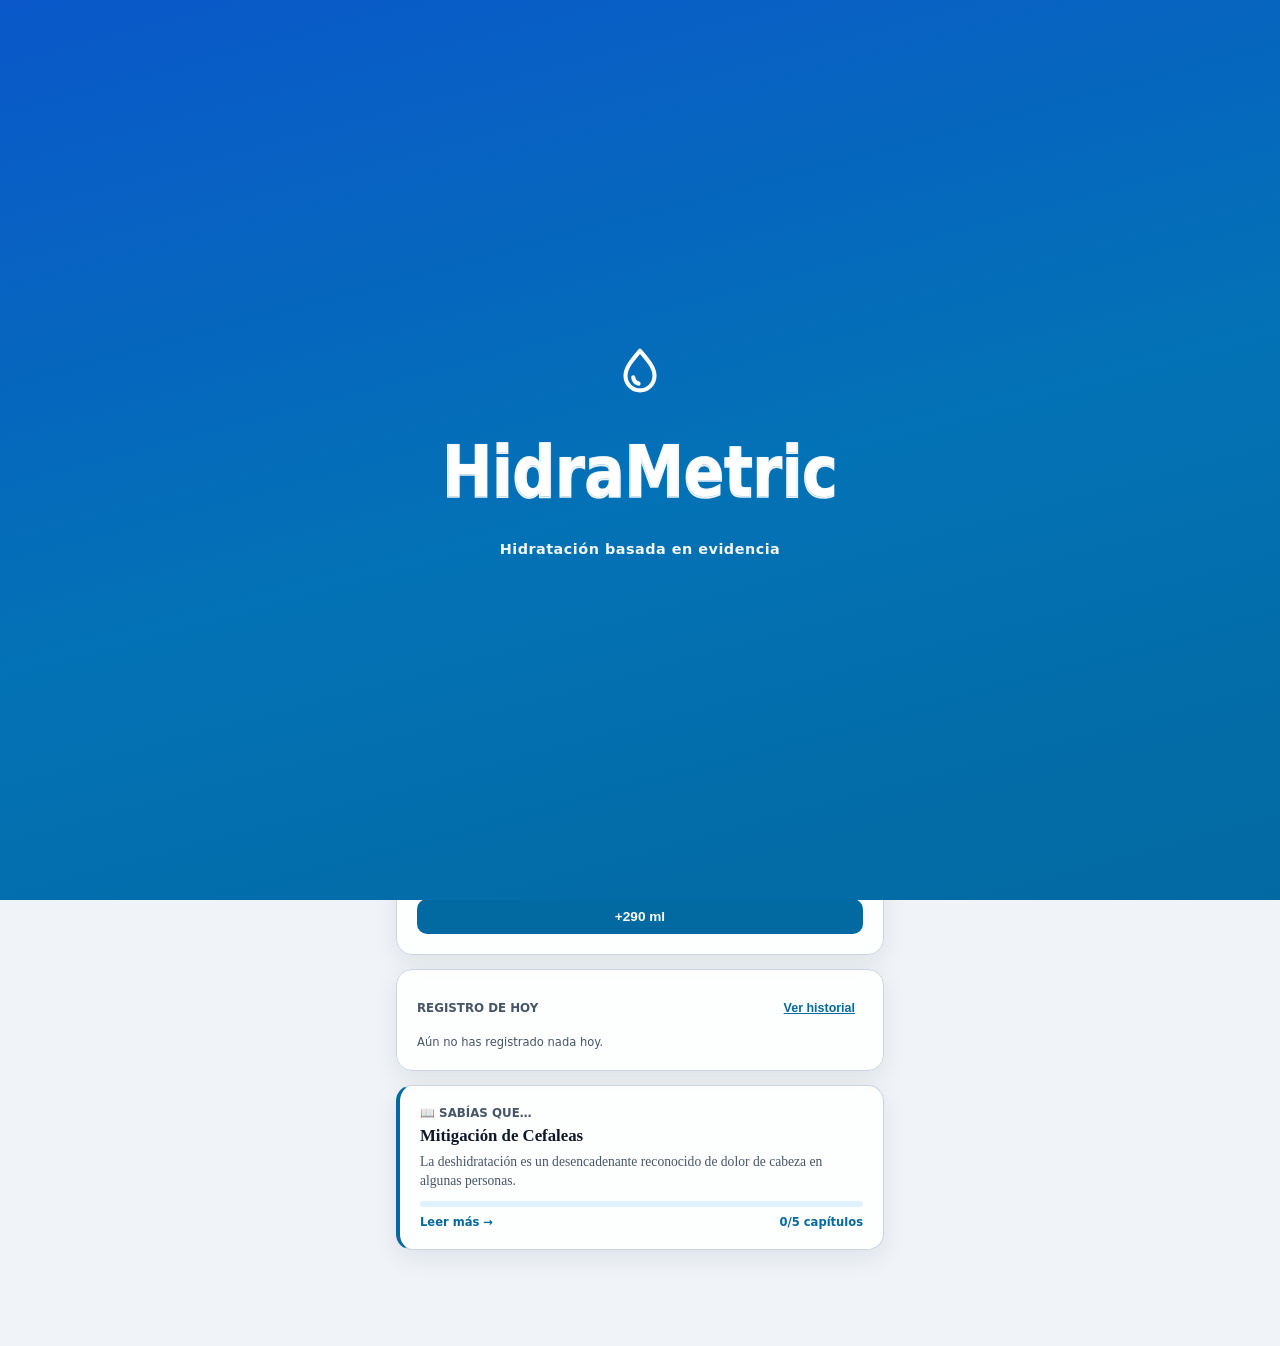
<file: index.html>
<!DOCTYPE html>
<html lang="es" data-theme="light">
<head>
<meta charset="UTF-8">
<meta name="viewport" content="width=device-width,initial-scale=1,viewport-fit=cover">
<meta name="description" content="Planificador de hidratación basado en evidencia (EFSA, Mifflin–St Jeor)">
<meta name="theme-color" content="#0284c7">
<script src="js/tema.js"></script>
<link rel="manifest" href="manifest.webmanifest">
<link rel="icon" href="icons/icon.svg" type="image/svg+xml">
<link rel="apple-touch-icon" href="icons/icon-192.png">
<meta name="mobile-web-app-capable" content="yes">
<meta name="apple-mobile-web-app-capable" content="yes">
<meta name="apple-mobile-web-app-title" content="HidraMetric">
<title>HidraMetric · Planificador de hidratación basado en evidencia</title>
<link rel="stylesheet" href="css/styles.css">
</head>
<body>
<div class="splash" id="splash" aria-hidden="true"><div class="sp-in">
<svg class="sp-drop" viewBox="0 0 24 24"><use href="#i-drop"/></svg>
<svg class="sp-name" viewBox="0 0 340 90"><defs><clipPath id="spc"><text x="170" y="66" text-anchor="middle" textLength="320" lengthAdjust="spacingAndGlyphs" font-size="58" font-weight="800" font-family="system-ui,-apple-system,Segoe UI,Roboto,sans-serif">HidraMetric</text></clipPath></defs>
<text class="ol" x="170" y="66" text-anchor="middle" textLength="320" lengthAdjust="spacingAndGlyphs" font-size="58" font-weight="800" font-family="system-ui,-apple-system,Segoe UI,Roboto,sans-serif">HidraMetric</text>
<g clip-path="url(#spc)"><g class="sp-agua"><g class="sp-o2"><path d="M-160 8 Q-140 0 -120 8 T-80 8 T-40 8 T0 8 T40 8 T80 8 T120 8 T160 8 T200 8 T240 8 T280 8 T320 8 T360 8 T400 8 T440 8 T480 8 V130 H-160Z" fill="rgba(255,255,255,.55)"/></g><g class="sp-o1"><path d="M-160 6 Q-140 14 -120 6 T-80 6 T-40 6 T0 6 T40 6 T80 6 T120 6 T160 6 T200 6 T240 6 T280 6 T320 6 T360 6 T400 6 T440 6 T480 6 V130 H-160Z" fill="#fff"/></g></g></g></svg>
<p class="sp-tag">Hidratación basada en evidencia</p></div></div>

<svg class="sprite" width="0" height="0" aria-hidden="true"><defs>
<symbol id="i-menu" viewBox="0 0 24 24"><path d="M4 7h16M4 12h16M4 17h16"/></symbol>
<symbol id="i-moon" viewBox="0 0 24 24"><path d="M20.5 14.2A8.5 8.5 0 0 1 9.8 3.5a8.5 8.5 0 1 0 10.7 10.7z"/></symbol>
<symbol id="i-sun" viewBox="0 0 24 24"><circle cx="12" cy="12" r="4"/><path d="M12 2.5v2M12 19.5v2M2.5 12h2M19.5 12h2M5.3 5.3l1.4 1.4M17.3 17.3l1.4 1.4M5.3 18.7l1.4-1.4M17.3 6.7l1.4-1.4"/></symbol>
<symbol id="i-drop" viewBox="0 0 24 24"><path d="M12 3.2c3.2 3.8 6 6.9 6 10.4a6 6 0 0 1-12 0c0-3.5 2.8-6.6 6-10.4z"/><path d="M9.2 14.2a3 3 0 0 0 2.2 2.6"/></symbol>
<symbol id="i-glass" viewBox="0 0 24 24"><path d="M6.5 3.5h11l-1.4 15.2a2 2 0 0 1-2 1.8H9.9a2 2 0 0 1-2-1.8z"/><path d="M7.2 10.5c1.7-1 3.3 1 5 0s3.3-1 4.6 0"/></symbol>
<symbol id="i-coffee" viewBox="0 0 24 24"><path d="M4.5 9h11v5a5 5 0 0 1-5 5h-1a5 5 0 0 1-5-5z"/><path d="M15.5 10.5h1.2a2.4 2.4 0 0 1 0 4.8h-1.2"/><path d="M8 3.5c0 1 1 1.3 1 2.3M12 3.5c0 1 1 1.3 1 2.3"/></symbol>
<symbol id="i-undo" viewBox="0 0 24 24"><path d="M9 7 4.5 11.5 9 16"/><path d="M5 11.5h9a4.5 4.5 0 0 1 0 9h-3"/></symbol>
<symbol id="i-reset" viewBox="0 0 24 24"><path d="M4 12a8 8 0 0 1 13.7-5.6L20 8.5"/><path d="M20 4v4.5h-4.5"/><path d="M20 12a8 8 0 0 1-13.7 5.6L4 15.5"/><path d="M4 20v-4.5h4.5"/></symbol>
<symbol id="i-home" viewBox="0 0 24 24"><path d="M3.5 11 12 3.8l8.5 7.2"/><path d="M5.5 9.8V20h4.3v-5.5h4.4V20h4.3V9.8"/></symbol>
<symbol id="i-cal" viewBox="0 0 24 24"><rect x="3.5" y="5" width="17" height="15.5" rx="3"/><path d="M3.5 10h17M8 3v4M16 3v4M8 14.5h2M12 14.5h2"/></symbol>
<symbol id="i-alarm" viewBox="0 0 24 24"><circle cx="12" cy="13" r="7.5"/><path d="M12 9v4.2l2.6 1.6M4.5 4.5l-2 2M19.5 4.5l2 2"/></symbol>
<symbol id="i-user" viewBox="0 0 24 24"><circle cx="12" cy="8" r="4"/><path d="M4.5 20.5c.6-4 3.7-6.2 7.5-6.2s6.9 2.2 7.5 6.2"/></symbol>
<symbol id="i-share" viewBox="0 0 24 24"><path d="M12 15V3.5M8 7.5l4-4 4 4"/><path d="M5 12v6.5A2 2 0 0 0 7 20.5h10a2 2 0 0 0 2-2V12"/></symbol>
<symbol id="i-flame" viewBox="0 0 24 24"><path d="M12 3c.5 3.5 4.5 5.5 4.5 10a4.5 4.5 0 0 1-9 0c0-1.8.8-3 1.8-4 .2 1.2.9 1.8 1.6 2 .3-3-.3-5 1.1-8z"/></symbol>
<symbol id="i-book" viewBox="0 0 24 24"><path d="M12 6.5C10.5 5 8 4.5 4.5 4.5v13c3.5 0 6 .5 7.5 2 1.5-1.5 4-2 7.5-2v-13c-3.5 0-6 .5-7.5 2z"/><path d="M12 6.5v13"/></symbol>
<symbol id="i-flask" viewBox="0 0 24 24"><path d="M9.5 3.5h5M10.5 3.5v5.8L5 18.5a1.8 1.8 0 0 0 1.6 2.7h10.8A1.8 1.8 0 0 0 19 18.5l-5.5-9.2V3.5"/><path d="M7.5 15h9"/></symbol>
<symbol id="i-info" viewBox="0 0 24 24"><circle cx="12" cy="12" r="8.5"/><path d="M12 11v5.2M12 7.8v.1"/></symbol>
<symbol id="i-install" viewBox="0 0 24 24"><path d="M12 4v11M8 11l4 4 4-4M5 19.5h14"/></symbol>
<symbol id="i-ruler" viewBox="0 0 24 24"><rect x="2.5" y="8" width="19" height="8" rx="1.8"/><path d="M6.5 8v3M10.5 8v4.5M14.5 8v3M18 8v4.5"/></symbol>
<symbol id="i-chev-l" viewBox="0 0 24 24"><path d="M14.5 6 8.5 12l6 6"/></symbol>
<symbol id="i-chev-r" viewBox="0 0 24 24"><path d="m9.5 6 6 6-6 6"/></symbol>
<symbol id="i-chart" viewBox="0 0 24 24"><path d="M5 20v-8M12 20V5M19 20v-11"/><path d="M3 20.5h18"/></symbol>
</defs></svg>
<header class="top"><button class="ico" id="menuBtn" aria-label="Menú"><svg class="ic" aria-hidden="true"><use href="#i-menu"/></svg></button><h1>HidraMetric</h1><div class="clock" id="clockBox"><span id="clock">--:--:--</span><button class="wx" id="wx" aria-label="Clima">Ver clima</button></div><button class="ico" id="themeBtn" aria-label="Cambiar tema"><svg class="ic" aria-hidden="true"><use href="#i-moon"/></svg></button></header>
<div id="drawer"><div class="pn"><div class="dwh"><span class="av sm" id="dwAv"></span><div><h3>HidraMetric</h3><small id="dwNom"></small></div></div>
<button class="di" data-go="home"><svg class="ic" aria-hidden="true"><use href="#i-home"/></svg> Inicio</button><button class="di" data-go="tomas"><svg class="ic" aria-hidden="true"><use href="#i-cal"/></svg> Plan de tomas</button><button class="di" data-go="alarmas"><svg class="ic" aria-hidden="true"><use href="#i-alarm"/></svg> Alarmas y horarios</button><button class="di" data-go="perfil"><svg class="ic" aria-hidden="true"><use href="#i-user"/></svg> Perfil y requerimiento</button><button class="di" data-go="calorias"><svg class="ic" aria-hidden="true"><use href="#i-flame"/></svg> Calorías y gasto</button><button class="di" data-go="historial"><svg class="ic" aria-hidden="true"><use href="#i-chart"/></svg> Historial</button><button class="di" data-go="medidas"><svg class="ic" aria-hidden="true"><use href="#i-ruler"/></svg> Guía de medidas</button><button class="di" data-go="libro"><svg class="ic" aria-hidden="true"><use href="#i-book"/></svg> Beneficios de hidratarte <span class="nw" id="nwDot" hidden>NUEVO</span></button><button class="di" data-go="base"><svg class="ic" aria-hidden="true"><use href="#i-flask"/></svg> Base científica</button><button class="di" data-share><svg class="ic" aria-hidden="true"><use href="#i-share"/></svg> Compartir app</button><button class="di" id="installBtn" hidden><svg class="ic" aria-hidden="true"><use href="#i-install"/></svg> Instalar app</button><button class="di" data-go="acerca"><svg class="ic" aria-hidden="true"><use href="#i-info"/></svg> Acerca de</button></div><div class="sc" id="scrim"></div></div>
<main class="app"><section id="v-home"><div class="hi"><button class="av" id="hiAv" data-go="perfil" aria-label="Abrir perfil"></button><div><div class="hi1" id="hi1">Hola</div><div class="hi2" id="hi2"></div></div></div><div class="abar" role="toolbar" aria-label="Registrar consumo"><button data-add="250"><i><svg class="ic" aria-hidden="true"><use href="#i-drop"/></svg></i>+250 ml</button><button data-add="300"><i><svg class="ic" aria-hidden="true"><use href="#i-glass"/></svg></i>+300 ml</button><button id="customBtn"><i><svg class="ic" aria-hidden="true"><use href="#i-coffee"/></svg></i>Bebidas</button><button id="undoBtn"><i><svg class="ic" aria-hidden="true"><use href="#i-undo"/></svg></i>Deshacer</button><button id="resetBtn" class="rs"><i><svg class="ic" aria-hidden="true"><use href="#i-reset"/></svg></i>Reiniciar</button></div>
<div class="banner" id="banner" role="alert"><span id="bannerTxt"></span><button class="btn o" style="padding:4px 8px;font-size:.75rem" id="moreBtn">Saber más</button></div><section class="card hero"><div class="hb">
<svg id="bottle" viewBox="0 0 360 310" role="img" aria-label="Botella que se llena con tu consumo de agua">
<defs><linearGradient id="wg" x1="0" y1="0" x2="0" y2="1"><stop id="s1" offset="0" stop-color="#ffffff"/><stop id="s2" offset="1" stop-color="#e0f2fe"/></linearGradient><clipPath id="bc"><path d="M162 30H198V44C198 56 226 64 230 96V258Q230 284 204 284H156Q130 284 130 258V96C134 64 162 56 162 44Z"/></clipPath></defs>
<path d="M162 30H198V44C198 56 226 64 230 96V258Q230 284 204 284H156Q130 284 130 258V96C134 64 162 56 162 44Z" fill="rgba(255,255,255,.14)"/>
<g clip-path="url(#bc)"><g id="wv" style="transform:translateY(284px);transition:transform .9s cubic-bezier(.4,0,.2,1)"><g class="w2"><path d="M-60 8Q-45 0-30 8T0 8T30 8T60 8T90 8T120 8T150 8T180 8T210 8T240 8T270 8V330H-60Z" fill="url(#wg)" opacity=".55"/></g><g class="w1"><path d="M-60 6Q-45 14-30 6T0 6T30 6T60 6T90 6T120 6T150 6T180 6T210 6T240 6T270 6V330H-60Z" fill="url(#wg)"/></g></g></g>
<path d="M162 30H198V44C198 56 226 64 230 96V258Q230 284 204 284H156Q130 284 130 258V96C134 64 162 56 162 44Z" fill="none" stroke="#fff" stroke-width="5" stroke-linejoin="round"/>
<rect x="160" y="6" width="40" height="22" rx="5" fill="#fff"/>
<g id="mkL" style="transform:translateY(284px);transition:transform .9s cubic-bezier(.4,0,.2,1)"><line x1="8" y1="0" x2="128" y2="0" stroke="#fff" stroke-opacity=".85"/><text id="mkLv" x="8" y="-8" fill="#fff" font-size="26" font-weight="700">0 ml</text><text x="8" y="18" fill="#fff" fill-opacity=".92" font-size="15.5" letter-spacing=".5">CONSUMIDO</text></g>
<g id="mkR" style="transform:translateY(284px);transition:transform .9s cubic-bezier(.4,0,.2,1)"><line x1="232" y1="0" x2="352" y2="0" stroke="#fff" stroke-opacity=".85"/><text id="mkRv" x="352" y="-8" text-anchor="end" fill="#fff" font-size="26" font-weight="700">0 ml</text><text id="mkRt" x="352" y="18" text-anchor="end" fill="#fff" fill-opacity=".92" font-size="15.5" letter-spacing=".5">META --:--</text></g>
</svg>
<div class="pct" id="pct">0 %</div><div class="vol" id="vol">0 ml</div><div class="exc" id="exc"></div><div class="msg" id="msg"></div></div>
<div class="stats"><div><small>Faltan</small><span><b id="stLeft">–</b> ml</span></div><div><small>Meta</small><span><b id="stGoal">–</b> ml</span></div></div></section>

<section class="card ahora" id="ahora"><h4>Ahora</h4><div id="ahoraBox"></div></section>
<section class="card ahora" id="hoyCard"><div class="hh2"><h4>Registro de hoy</h4><button class="lnk" data-go="historial">Ver historial</button></div><div id="hoyList"></div></section>
<section class="card teaser" id="teaser" hidden></section></section><section id="v-tomas" hidden><h2 class="vt">Plan de tomas</h2><div class="card"><div class="tl" id="tl"></div>
 <p class="note">Las tomas reparten la meta de forma uniforme durante las horas de vigilia. Una toma se marca como cumplida cuando el acumulado alcanza lo previsto hasta ese momento.</p></div></section><section id="v-alarmas" hidden><h2 class="vt">Alarmas y horarios</h2><div class="card">
 <p class="note" id="cnote" hidden>Estás usando un plan personalizado: si cambias tu perfil, la meta se actualiza pero tus tomas no. Pulsa «Restablecer automático» para recalcularlas.</p>
 <div id="edRows" class="tl"></div>
 <div class="btns" style="margin-top:12px"><button class="btn o" id="addSlot">+ Toma</button><button class="btn o" id="autoSlots">Restablecer automático</button></div>
 <div class="fg" style="margin-top:14px"><label style="display:flex;gap:8px;align-items:center;text-transform:none;font-size:.8rem"><input type="checkbox" id="alOn" style="width:auto"> Alarma con la app abierta (sonido, vibración y aviso)</label></div>
 <button class="btn" style="width:100%;margin-top:12px" id="icsBtn">Exportar alarmas al calendario (.ics)</button>
 <p class="note">La alarma en la app solo suena con la página abierta. Para alarmas con el teléfono bloqueado, exporta el .ics e impórtalo en tu calendario (se repite a diario). Si cambias horarios, borra los eventos anteriores y vuelve a exportar. Cada toma tiene su casilla para activar o desactivar su alarma.</p>
</div>
<div class="card" style="margin-top:14px"><h2>Consejos de hidratación</h2>
<div class="fg"><label for="tipFreq">Frecuencia</label><select id="tipFreq"><option value="0">Desactivados</option><option value="3">Pocos (3 al día)</option><option value="99">Uno entre cada toma</option></select></div>
<p class="note">Mensajes breves y variados entre tus tomas, solo dentro de tu horario de despertar y dormir y nunca después de la última toma. Con la app abierta aparecen como aviso discreto; en segundo plano, como notificación si diste permiso. Un mismo consejo no se repite hasta haber visto los demás.</p>
<label style="display:flex;gap:8px;align-items:center;margin-top:12px;text-transform:none;font-size:.8rem"><input type="checkbox" id="icsTips" style="width:auto" checked> Incluir consejos en el .ics (14 días; vuelve a exportar para renovarlos)</label>
<div class="btns" style="margin-top:12px"><button class="btn o" id="tipTest">Probar un consejo</button></div></div>

<div class="card" style="margin-top:14px"><h2>Sonidos de logro</h2>
<label style="display:flex;gap:8px;align-items:center;text-transform:none;font-size:.82rem"><input type="checkbox" id="sndOn" style="width:auto"> Sonar al registrar la primera toma del día y al cumplir la meta</label>
<div class="btns" style="margin-top:12px;justify-content:flex-start"><button class="btn o" id="sndTest">Escuchar</button></div>
<p class="note">Son sonidos breves generados por la propia app, una vez al día cada uno. Siguen el volumen multimedia del teléfono.</p></div>
</section><section id="v-perfil" hidden><h2 class="vt">Perfil y requerimiento</h2>
<div class="card" style="margin-bottom:14px"><div class="idb"><button class="av" id="avBtn" aria-label="Cambiar foto"></button><div class="fg" style="flex:1"><label for="nombre">Nombre o seudónimo</label><input id="nombre" type="text" maxlength="24" autocomplete="nickname" placeholder="¿Cómo quieres que te llamemos?"></div></div>
<div class="avs" id="avList"></div>
<div class="btns" style="justify-content:flex-start"><button class="btn o" id="fotoBtn">📷 Subir foto</button><button class="btn o" id="fotoRm" hidden>Quitar foto</button></div><input type="file" id="fotoIn" accept="image/*" hidden>
<p class="note">Tu nombre, avatar y foto se guardan solo en este dispositivo y aparecen en la pantalla principal.</p></div>
<div class="card" style="margin-bottom:14px"><h2>Apariencia</h2>
<div class="seg" id="temaSeg" role="radiogroup" aria-label="Tema de la app"><button role="radio" aria-checked="true" data-tema="auto">Automático</button><button role="radio" aria-checked="false" data-tema="claro">Claro</button><button role="radio" aria-checked="false" data-tema="oscuro">Oscuro</button></div>
<p class="note" id="temaInfo" style="margin:12px 0 0"></p></div><div class="card">
 <div class="g2">
  <div class="fg"><label for="sexo">Sexo biológico</label><select id="sexo"><option value="h">Hombre</option><option value="m">Mujer</option></select></div>
  <div class="fg"><label for="edad">Edad (años)</label><input id="edad" type="number" value="30" min="18" max="100"></div>
  <div class="fg"><label for="estatura">Estatura (cm)</label><input id="estatura" type="number" value="175" min="120" max="230"></div>
  <div class="fg"><label for="peso">Peso (kg)</label><input id="peso" type="number" value="94" min="30" max="250" step=".1"></div>
  <div class="fg full"><label for="act">Nivel de actividad</label><select id="act"><option value="1.2">Sedentario (×1.2)</option><option value="1.375">Ligero, 1–3 d/sem (×1.375)</option><option value="1.55" selected>Moderado, 3–5 d/sem (×1.55)</option><option value="1.725">Intenso, 6–7 d/sem (×1.725)</option></select></div>
  <div class="fg"><label for="clima">Ambiente</label><select id="clima"><option value="0">Templado</option><option value="500">Cálido / calor (+500 ml)</option></select></div>
  <div class="fg"><label for="estado">Condición</label><select id="estado"><option value="0">Ninguna</option><option value="300">Embarazo (+300 ml)</option><option value="700">Lactancia (+700 ml)</option></select></div>
  <div class="fg"><label for="desp">Hora de despertar</label><input id="desp" type="number" value="7" min="0" max="12"></div>
  <div class="fg"><label for="dorm">Hora de dormir</label><input id="dorm" type="number" value="23" min="16" max="24"></div>
 </div>
 <div class="err-msg" id="err"></div>
 <div class="mp">
  <div><h4>BMR</h4><p id="bmr">–</p></div>
  <div><h4>TDEE</h4><p id="tdee">–</p></div>
  <div><h4>Meta bebida</h4><p id="meta">–</p></div>
 </div>
 <p class="note" id="desglose"></p>
</div></section><section id="v-calorias" hidden><h2 class="vt">Calorías y gasto</h2><div class="card cal"><div id="calBox"></div><p class="note">Información orientativa; no es una prescripción dietética ni sustituye el consejo de un profesional de la salud.</p></div></section><section id="v-base" hidden><h2 class="vt">Base científica</h2><div class="card">
 <ul class="src">
  <li><b>Meta de agua total:</b> ingesta adecuada EFSA 2010 de 2,0 L/día (mujeres) y 2,5 L/día (hombres), que incluye el agua de los alimentos; la app asume ~20 % por alimentos y ~80 % por bebidas. Se toma el mayor entre ese valor y 1 ml por kcal de gasto energético (criterio clásico NRC 1989). <a style="color:var(--neon)" href="https://www.efsa.europa.eu/en/press/news/nda100326" target="_blank" rel="noopener">EFSA</a></li>
  <li><b>BMR:</b> ecuación de Mifflin–St Jeor (Am J Clin Nutr 1990;51:241-7): 10·peso + 6,25·estatura − 5·edad + 5 (hombres) o − 161 (mujeres).</li>
  <li><b>TDEE:</b> BMR × factor de actividad (1,2 a 1,725), estimación convencional.</li>
  <li><b>Embarazo/lactancia:</b> +300 ml / +700 ml (valores EFSA 2010).</li>
  <li><b>Ritmo máximo:</b> la capacidad renal de excretar agua es de orientativamente 0,8–1 L/h; beber más rápido eleva el riesgo de hiponatremia (consenso de hiponatremia asociada al ejercicio, Clin J Sport Med 2015).</li>
  <li><b>Calor (+500 ml):</b> estimación prudente; la necesidad real varía mucho entre personas.</li>
 <li><b>Otras bebidas:</b> los valores de EFSA son de agua total (bebidas de todo tipo y humedad de los alimentos, ≈20 % del total). Por eso café, té, jugo, leche y demás bebidas sin alcohol suman el 100 % de su volumen. En el estudio de Maughan et al. (Am J Clin Nutr 2016), café, té y otras bebidas habituales no se diferenciaron del agua en la orina producida (ensayo en hombres jóvenes, un litro por toma). El alcohol se registra pero no suma, y la sopa se registra como alimento.</li>
  </ul>
 <p class="note">Herramienta informativa para adultos sanos de 18 años o más. No sustituye el consejo médico; con enfermedad renal, cardíaca, hepática o tratamientos que alteren el equilibrio de líquidos, siga las indicaciones de su médico.</p>
</div></section><section id="v-libro" hidden><div id="libroBox"></div></section>
<section id="v-historial" hidden><h2 class="vt">Historial</h2><div id="historialBox"></div></section>
<section id="v-medidas" hidden><div id="medidasBox"></div></section>
<section id="v-acerca" hidden><h2 class="vt">Acerca de</h2><div class="card"><p class="note" style="font-size:.9rem"><b>HidraMetric</b> · v1.8.0<br><br>Planificador de hidratación que calcula tu meta diaria con referencias de EFSA y la ecuación de Mifflin–St Jeor, reparte las tomas durante el día y te avisa con alarmas. Tus datos se guardan solo en este dispositivo.<br><br>Herramienta informativa; no sustituye el consejo médico.</p></div>
<div class="card" style="margin-top:14px"><h2>Tus datos</h2>
<p class="note" id="stInfo" style="margin:0 0 12px">Leyendo el almacenamiento…</p>
<div class="btns" style="justify-content:flex-start"><button class="btn o" id="stExp">Exportar copia (.json)</button><button class="btn o" id="stImp">Importar copia</button></div><input type="file" id="stIn" accept="application/json,.json" hidden>
<p class="note">El historial se guarda solo en este dispositivo: tomas de los últimos 90 días, resumen diario de 24 meses y resumen mensual sin límite. Si cambias de teléfono o borras los datos del navegador, exporta antes una copia.</p></div>
</section></main>
<noscript><p style="padding:16px">HidraMetric necesita JavaScript.</p></noscript>
<div class="sheet" id="sheet"><div class="sp" role="dialog" aria-modal="true" aria-label="Registrar bebida">
<div class="sh-top"><h3>Registrar bebida</h3><button class="ico" id="shX" aria-label="Cerrar">✕</button></div>
<div class="sh-amt"><b id="shAmt">250</b> ml</div><div class="sh-sub" id="shSub">Agua</div>
<div class="chips" id="shTipos"></div><div class="sh-note" id="shNote" hidden></div>
<div class="sh-when"><span>Hoy a las</span><input type="time" id="shTime"></div>
<div class="sh-q"><button data-q="150">150</button><button data-q="250">250</button><button data-q="330">330</button><button data-q="500">500</button></div>
<div style="text-align:center;margin:-2px 0 8px"><button class="lnk" data-go="medidas">¿Cuánto es un vaso? Guía de medidas</button></div>
<div class="pad"><button data-k="1">1</button><button data-k="2">2</button><button data-k="3">3</button><button data-k="4">4</button><button data-k="5">5</button><button data-k="6">6</button><button data-k="7">7</button><button data-k="8">8</button><button data-k="9">9</button><button data-k="00">00</button><button data-k="0">0</button><button data-k="<" aria-label="Borrar">⌫</button></div>
<div class="err-msg" id="shErr"></div><button class="btn" id="shAdd" style="width:100%;margin-top:12px">Añadir</button></div></div>
<div class="toast" id="toast" hidden role="status"></div>
<nav class="bot"><button data-go="home" class="act"><i><svg class="ic" aria-hidden="true"><use href="#i-home"/></svg></i>Home</button><button data-go="tomas"><i><svg class="ic" aria-hidden="true"><use href="#i-cal"/></svg></i>Tomas</button><button data-go="alarmas"><i><svg class="ic" aria-hidden="true"><use href="#i-alarm"/></svg></i>Alarmas</button><button data-go="perfil"><i><svg class="ic" aria-hidden="true"><use href="#i-user"/></svg></i>Perfil</button><button data-share><i><svg class="ic" aria-hidden="true"><use href="#i-share"/></svg></i>Compartir</button></nav>
<div class="ov" id="ov"><div class="mc" role="dialog" aria-modal="true"><h3 id="mt"></h3><div id="mb"></div><button class="btn" style="width:100%" id="mx">Entendido</button></div></div>

<script src="js/intro.js" defer></script>
<script src="js/sonido.js" defer></script>
<script src="js/almacen.js" defer></script>
<script src="js/app.js" defer></script>
<script src="js/libro.js" defer></script>
<script src="js/avisos.js" defer></script>
<script src="js/bebidas.js" defer></script>
<script src="js/identidad.js" defer></script>
<script src="js/clima.js" defer></script>
<script src="js/medidas.js" defer></script>
<script src="js/historial.js" defer></script>
<script src="js/datos.js" defer></script>
</body>
</html>
</file>
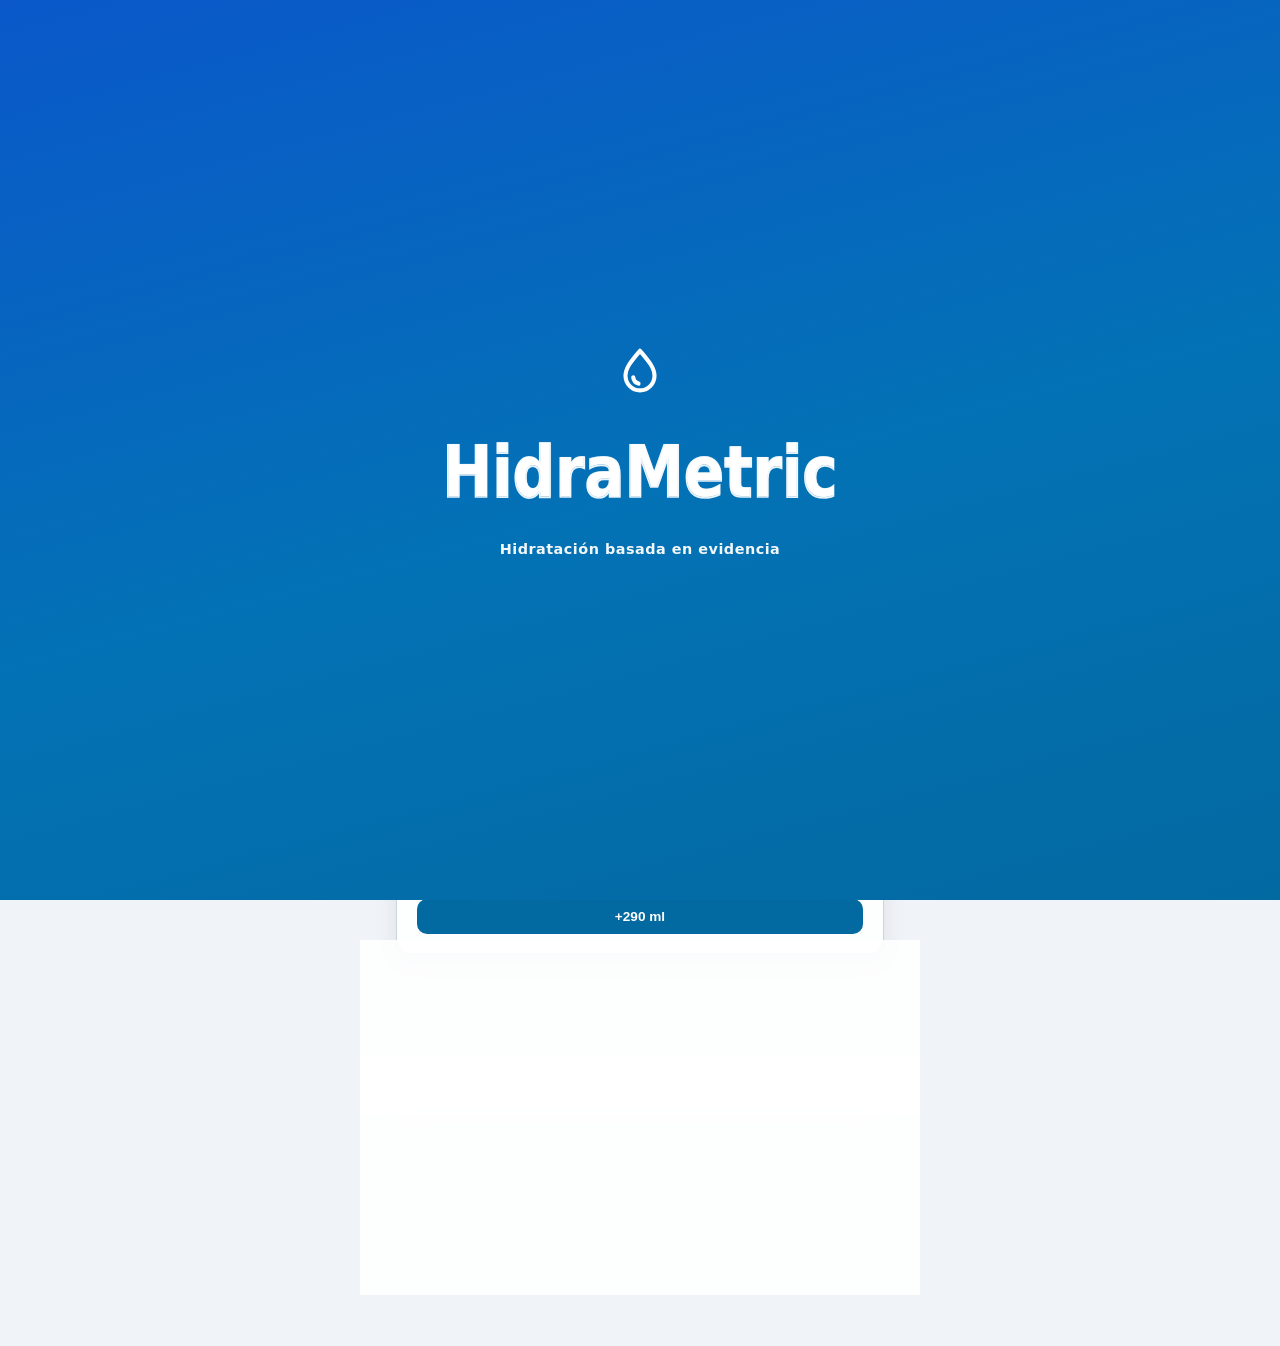
<file: index-backup.html>
<!doctype html>
<html lang="es" data-theme="light">
  <head>
    <meta charset="UTF-8" />
    <meta
      name="viewport"
      content="width=device-width,initial-scale=1,viewport-fit=cover"
    />
    <meta
      name="description"
      content="Planificador de hidratación basado en evidencia (EFSA, Mifflin–St Jeor)"
    />
    <meta name="theme-color" content="#0284c7" />
    <link rel="manifest" href="manifest.webmanifest" />
    <link rel="icon" href="icons/icon.svg" type="image/svg+xml" />
    <link rel="apple-touch-icon" href="icons/icon-192.png" />
    <meta name="mobile-web-app-capable" content="yes" />
    <meta name="apple-mobile-web-app-capable" content="yes" />
    <meta name="apple-mobile-web-app-title" content="HidraMetric" />
    <title>HidraMetric · Planificador de hidratación basado en evidencia</title>
    <link rel="stylesheet" href="css/styles.css" />
  </head>
  <body>
    <div class="splash" id="splash" aria-hidden="true">
      <div class="sp-in">
        <svg class="sp-drop" viewBox="0 0 24 24"><use href="#i-drop" /></svg>
        <svg class="sp-name" viewBox="0 0 340 90">
          <defs>
            <clipPath id="spc">
              <text
                x="170"
                y="66"
                text-anchor="middle"
                textLength="320"
                lengthAdjust="spacingAndGlyphs"
                font-size="58"
                font-weight="800"
                font-family="system-ui,-apple-system,Segoe UI,Roboto,sans-serif"
              >
                HidraMetric
              </text>
            </clipPath>
          </defs>
          <text
            class="ol"
            x="170"
            y="66"
            text-anchor="middle"
            textLength="320"
            lengthAdjust="spacingAndGlyphs"
            font-size="58"
            font-weight="800"
            font-family="system-ui,-apple-system,Segoe UI,Roboto,sans-serif"
          >
            HidraMetric
          </text>
          <g clip-path="url(#spc)">
            <g class="sp-agua">
              <g class="sp-o2">
                <path
                  d="M-160 8 Q-140 0 -120 8 T-80 8 T-40 8 T0 8 T40 8 T80 8 T120 8 T160 8 T200 8 T240 8 T280 8 T320 8 T360 8 T400 8 T440 8 T480 8 V130 H-160Z"
                  fill="rgba(255,255,255,.55)"
                />
              </g>
              <g class="sp-o1">
                <path
                  d="M-160 6 Q-140 14 -120 6 T-80 6 T-40 6 T0 6 T40 6 T80 6 T120 6 T160 6 T200 6 T240 6 T280 6 T320 6 T360 6 T400 6 T440 6 T480 6 V130 H-160Z"
                  fill="#fff"
                />
              </g>
            </g>
          </g>
        </svg>
        <p class="sp-tag">Hidratación basada en evidencia</p>
      </div>
    </div>

    <svg class="sprite" width="0" height="0" aria-hidden="true">
      <defs>
        <symbol id="i-menu" viewBox="0 0 24 24">
          <path d="M4 7h16M4 12h16M4 17h16" />
        </symbol>
        <symbol id="i-moon" viewBox="0 0 24 24">
          <path d="M20.5 14.2A8.5 8.5 0 0 1 9.8 3.5a8.5 8.5 0 1 0 10.7 10.7z" />
        </symbol>
        <symbol id="i-sun" viewBox="0 0 24 24">
          <circle cx="12" cy="12" r="4" />
          <path
            d="M12 2.5v2M12 19.5v2M2.5 12h2M19.5 12h2M5.3 5.3l1.4 1.4M17.3 17.3l1.4 1.4M5.3 18.7l1.4-1.4M17.3 6.7l1.4-1.4"
          />
        </symbol>
        <symbol id="i-drop" viewBox="0 0 24 24">
          <path
            d="M12 3.2c3.2 3.8 6 6.9 6 10.4a6 6 0 0 1-12 0c0-3.5 2.8-6.6 6-10.4z"
          />
          <path d="M9.2 14.2a3 3 0 0 0 2.2 2.6" />
        </symbol>
        <symbol id="i-glass" viewBox="0 0 24 24">
          <path
            d="M6.5 3.5h11l-1.4 15.2a2 2 0 0 1-2 1.8H9.9a2 2 0 0 1-2-1.8z"
          />
          <path d="M7.2 10.5c1.7-1 3.3 1 5 0s3.3-1 4.6 0" />
        </symbol>
        <symbol id="i-coffee" viewBox="0 0 24 24">
          <path d="M4.5 9h11v5a5 5 0 0 1-5 5h-1a5 5 0 0 1-5-5z" />
          <path d="M15.5 10.5h1.2a2.4 2.4 0 0 1 0 4.8h-1.2" />
          <path d="M8 3.5c0 1 1 1.3 1 2.3M12 3.5c0 1 1 1.3 1 2.3" />
        </symbol>
        <symbol id="i-undo" viewBox="0 0 24 24">
          <path d="M9 7 4.5 11.5 9 16" />
          <path d="M5 11.5h9a4.5 4.5 0 0 1 0 9h-3" />
        </symbol>
        <symbol id="i-reset" viewBox="0 0 24 24">
          <path d="M4 12a8 8 0 0 1 13.7-5.6L20 8.5" />
          <path d="M20 4v4.5h-4.5" />
          <path d="M20 12a8 8 0 0 1-13.7 5.6L4 15.5" />
          <path d="M4 20v-4.5h4.5" />
        </symbol>
        <symbol id="i-home" viewBox="0 0 24 24">
          <path d="M3.5 11 12 3.8l8.5 7.2" />
          <path d="M5.5 9.8V20h4.3v-5.5h4.4V20h4.3V9.8" />
        </symbol>
        <symbol id="i-cal" viewBox="0 0 24 24">
          <rect x="3.5" y="5" width="17" height="15.5" rx="3" />
          <path d="M3.5 10h17M8 3v4M16 3v4M8 14.5h2M12 14.5h2" />
        </symbol>
        <symbol id="i-alarm" viewBox="0 0 24 24">
          <circle cx="12" cy="13" r="7.5" />
          <path d="M12 9v4.2l2.6 1.6M4.5 4.5l-2 2M19.5 4.5l2 2" />
        </symbol>
        <symbol id="i-user" viewBox="0 0 24 24">
          <circle cx="12" cy="8" r="4" />
          <path d="M4.5 20.5c.6-4 3.7-6.2 7.5-6.2s6.9 2.2 7.5 6.2" />
        </symbol>
        <symbol id="i-share" viewBox="0 0 24 24">
          <path d="M12 15V3.5M8 7.5l4-4 4 4" />
          <path d="M5 12v6.5A2 2 0 0 0 7 20.5h10a2 2 0 0 0 2-2V12" />
        </symbol>
        <symbol id="i-flame" viewBox="0 0 24 24">
          <path
            d="M12 3c.5 3.5 4.5 5.5 4.5 10a4.5 4.5 0 0 1-9 0c0-1.8.8-3 1.8-4 .2 1.2.9 1.8 1.6 2 .3-3-.3-5 1.1-8z"
          />
        </symbol>
        <symbol id="i-book" viewBox="0 0 24 24">
          <path
            d="M12 6.5C10.5 5 8 4.5 4.5 4.5v13c3.5 0 6 .5 7.5 2 1.5-1.5 4-2 7.5-2v-13c-3.5 0-6 .5-7.5 2z"
          />
          <path d="M12 6.5v13" />
        </symbol>
        <symbol id="i-flask" viewBox="0 0 24 24">
          <path
            d="M9.5 3.5h5M10.5 3.5v5.8L5 18.5a1.8 1.8 0 0 0 1.6 2.7h10.8A1.8 1.8 0 0 0 19 18.5l-5.5-9.2V3.5"
          />
          <path d="M7.5 15h9" />
        </symbol>
        <symbol id="i-info" viewBox="0 0 24 24">
          <circle cx="12" cy="12" r="8.5" />
          <path d="M12 11v5.2M12 7.8v.1" />
        </symbol>
        <symbol id="i-install" viewBox="0 0 24 24">
          <path d="M12 4v11M8 11l4 4 4-4M5 19.5h14" />
        </symbol>
        <symbol id="i-ruler" viewBox="0 0 24 24">
          <rect x="2.5" y="8" width="19" height="8" rx="1.8" />
          <path d="M6.5 8v3M10.5 8v4.5M14.5 8v3M18 8v4.5" />
        </symbol>
        <symbol id="i-chev-l" viewBox="0 0 24 24">
          <path d="M14.5 6 8.5 12l6 6" />
        </symbol>
        <symbol id="i-chev-r" viewBox="0 0 24 24">
          <path d="m9.5 6 6 6-6 6" />
        </symbol>
        <symbol id="i-chart" viewBox="0 0 24 24">
          <path d="M5 20v-8M12 20V5M19 20v-11" />
          <path d="M3 20.5h18" />
        </symbol>
      </defs>
    </svg>
    <header class="top">
      <button class="ico" id="menuBtn" aria-label="Menú">
        <svg class="ic" aria-hidden="true"><use href="#i-menu" /></svg>
      </button>
      <h1>HidraMetric</h1>
      <div class="clock" id="clockBox">
        <span id="clock">--:--:--</span
        ><button class="wx" id="wx" aria-label="Clima">Ver clima</button>
      </div>
      <button class="ico" id="themeBtn" aria-label="Cambiar tema">
        <svg class="ic" aria-hidden="true"><use href="#i-moon" /></svg>
      </button>
    </header>
    <div id="drawer">
      <div class="pn">
        <div class="dwh">
          <span class="av sm" id="dwAv"></span>
          <div>
            <h3>HidraMetric</h3>
            <small id="dwNom"></small>
          </div>
        </div>
        <button class="di" data-go="home">
          <svg class="ic" aria-hidden="true"><use href="#i-home" /></svg>
          Inicio</button
        ><button class="di" data-go="tomas">
          <svg class="ic" aria-hidden="true"><use href="#i-cal" /></svg> Plan de
          tomas</button
        ><button class="di" data-go="alarmas">
          <svg class="ic" aria-hidden="true"><use href="#i-alarm" /></svg>
          Alarmas y horarios</button
        ><button class="di" data-go="perfil">
          <svg class="ic" aria-hidden="true"><use href="#i-user" /></svg> Perfil
          y requerimiento</button
        ><button class="di" data-go="calorias">
          <svg class="ic" aria-hidden="true"><use href="#i-flame" /></svg>
          Calorías y gasto</button
        ><button class="di" data-go="historial">
          <svg class="ic" aria-hidden="true"><use href="#i-chart" /></svg>
          Historial</button
        ><button class="di" data-go="medidas">
          <svg class="ic" aria-hidden="true"><use href="#i-ruler" /></svg> Guía
          de medidas</button
        ><button class="di" data-go="libro">
          <svg class="ic" aria-hidden="true"><use href="#i-book" /></svg>
          Beneficios de hidratarte
          <span class="nw" id="nwDot" hidden>NUEVO</span></button
        ><button class="di" data-go="base">
          <svg class="ic" aria-hidden="true"><use href="#i-flask" /></svg> Base
          científica</button
        ><button class="di" data-share>
          <svg class="ic" aria-hidden="true"><use href="#i-share" /></svg>
          Compartir app</button
        ><button class="di" id="installBtn" hidden>
          <svg class="ic" aria-hidden="true"><use href="#i-install" /></svg>
          Instalar app</button
        ><button class="di" data-go="acerca">
          <svg class="ic" aria-hidden="true"><use href="#i-info" /></svg> Acerca
          de
        </button>
      </div>
      <div class="sc" id="scrim"></div>
    </div>
    <main class="app">
      <section id="v-home">
        <div class="hi">
          <button
            class="av"
            id="hiAv"
            data-go="perfil"
            aria-label="Abrir perfil"
          ></button>
          <div>
            <div class="hi1" id="hi1">Hola</div>
            <div class="hi2" id="hi2"></div>
          </div>
        </div>
        <div class="abar" role="toolbar" aria-label="Registrar consumo">
          <button data-add="250">
            <i
              ><svg class="ic" aria-hidden="true">
                <use href="#i-drop" /></svg></i
            >+250 ml</button
          ><button data-add="300">
            <i
              ><svg class="ic" aria-hidden="true">
                <use href="#i-glass" /></svg></i
            >+300 ml</button
          ><button id="customBtn">
            <i
              ><svg class="ic" aria-hidden="true">
                <use href="#i-coffee" /></svg></i
            >Bebidas</button
          ><button id="undoBtn">
            <i
              ><svg class="ic" aria-hidden="true">
                <use href="#i-undo" /></svg></i
            >Deshacer</button
          ><button id="resetBtn" class="rs">
            <i
              ><svg class="ic" aria-hidden="true">
                <use href="#i-reset" /></svg></i
            >Reiniciar
          </button>
        </div>
        <div class="banner" id="banner" role="alert">
          <span id="bannerTxt"></span
          ><button
            class="btn o"
            style="padding: 4px 8px; font-size: 0.75rem"
            id="moreBtn"
          >
            Saber más
          </button>
        </div>
        <section class="card hero">
          <div class="hb">
            <svg
              id="bottle"
              viewBox="0 0 360 310"
              role="img"
              aria-label="Botella que se llena con tu consumo de agua"
            >
              <defs>
                <linearGradient id="wg" x1="0" y1="0" x2="0" y2="1">
                  <stop id="s1" offset="0" stop-color="#ffffff" />
                  <stop id="s2" offset="1" stop-color="#e0f2fe" />
                </linearGradient>
                <clipPath id="bc">
                  <path
                    d="M162 30H198V44C198 56 226 64 230 96V258Q230 284 204 284H156Q130 284 130 258V96C134 64 162 56 162 44Z"
                  />
                </clipPath>
              </defs>
              <path
                d="M162 30H198V44C198 56 226 64 230 96V258Q230 284 204 284H156Q130 284 130 258V96C134 64 162 56 162 44Z"
                fill="rgba(255,255,255,.14)"
              />
              <g clip-path="url(#bc)">
                <g
                  id="wv"
                  style="
                    transform: translateY(284px);
                    transition: transform 0.9s cubic-bezier(0.4, 0, 0.2, 1);
                  "
                >
                  <g class="w2">
                    <path
                      d="M-60 8Q-45 0-30 8T0 8T30 8T60 8T90 8T120 8T150 8T180 8T210 8T240 8T270 8V330H-60Z"
                      fill="url(#wg)"
                      opacity=".55"
                    />
                  </g>
                  <g class="w1">
                    <path
                      d="M-60 6Q-45 14-30 6T0 6T30 6T60 6T90 6T120 6T150 6T180 6T210 6T240 6T270 6V330H-60Z"
                      fill="url(#wg)"
                    />
                  </g>
                </g>
              </g>
              <path
                d="M162 30H198V44C198 56 226 64 230 96V258Q230 284 204 284H156Q130 284 130 258V96C134 64 162 56 162 44Z"
                fill="none"
                stroke="#fff"
                stroke-width="5"
                stroke-linejoin="round"
              />
              <rect x="160" y="6" width="40" height="22" rx="5" fill="#fff" />
              <g
                id="mkL"
                style="
                  transform: translateY(284px);
                  transition: transform 0.9s cubic-bezier(0.4, 0, 0.2, 1);
                "
              >
                <line
                  x1="8"
                  y1="0"
                  x2="128"
                  y2="0"
                  stroke="#fff"
                  stroke-opacity=".85"
                />
                <text
                  id="mkLv"
                  x="8"
                  y="-8"
                  fill="#fff"
                  font-size="26"
                  font-weight="700"
                >
                  0 ml
                </text>
                <text
                  x="8"
                  y="16"
                  fill="#fff"
                  fill-opacity=".8"
                  font-size="11"
                  letter-spacing="1"
                >
                  CONSUMIDO
                </text>
              </g>
              <g
                id="mkR"
                style="
                  transform: translateY(284px);
                  transition: transform 0.9s cubic-bezier(0.4, 0, 0.2, 1);
                "
              >
                <line
                  x1="232"
                  y1="0"
                  x2="352"
                  y2="0"
                  stroke="#fff"
                  stroke-opacity=".85"
                />
                <text
                  id="mkRv"
                  x="352"
                  y="-8"
                  text-anchor="end"
                  fill="#fff"
                  font-size="26"
                  font-weight="700"
                >
                  0 ml
                </text>
                <text
                  id="mkRt"
                  x="352"
                  y="16"
                  text-anchor="end"
                  fill="#fff"
                  fill-opacity=".8"
                  font-size="11"
                  letter-spacing="1"
                >
                  META A LAS --:--
                </text>
              </g>
            </svg>
            <div class="pct" id="pct">0 %</div>
            <div class="vol" id="vol">0 ml</div>
            <div class="exc" id="exc"></div>
            <div class="msg" id="msg"></div>
          </div>
          <div class="stats">
            <div>
              <small>Faltan</small><span><b id="stLeft">–</b> ml</span>
            </div>
            <div>
              <small>Meta</small><span><b id="stGoal">–</b> ml</span>
            </div>
          </div>
        </section>

        <section class="card ahora" id="ahora">
          <h4>Ahora</h4>
          <div id="ahoraBox"></div>
        </section>
        <section class="card ahora" id="hoyCard">
          <div class="hh2">
            <h4>Registro de hoy</h4>
            <button class="lnk" data-go="historial">Ver historial</button>
          </div>
          <div id="hoyList"></div>
        </section>
        <section class="card teaser" id="teaser" hidden></section>
      </section>
      <section id="v-tomas" hidden>
        <h2 class="vt">Plan de tomas</h2>
        <div class="card">
          <div class="tl" id="tl"></div>
          <p class="note">
            Las tomas reparten la meta de forma uniforme durante las horas de
            vigilia. Una toma se marca como cumplida cuando el acumulado alcanza
            lo previsto hasta ese momento.
          </p>
        </div>
      </section>
      <section id="v-alarmas" hidden>
        <h2 class="vt">Alarmas y horarios</h2>
        <div class="card">
          <p class="note" id="cnote" hidden>
            Estás usando un plan personalizado: si cambias tu perfil, la meta se
            actualiza pero tus tomas no. Pulsa «Restablecer automático» para
            recalcularlas.
          </p>
          <div id="edRows" class="tl"></div>
          <div class="btns" style="margin-top: 12px">
            <button class="btn o" id="addSlot">+ Toma</button
            ><button class="btn o" id="autoSlots">
              Restablecer automático
            </button>
          </div>
          <div class="fg" style="margin-top: 14px">
            <label
              style="
                display: flex;
                gap: 8px;
                align-items: center;
                text-transform: none;
                font-size: 0.8rem;
              "
              ><input type="checkbox" id="alOn" style="width: auto" /> Alarma
              con la app abierta (sonido, vibración y aviso)</label
            >
          </div>
          <button class="btn" style="width: 100%; margin-top: 12px" id="icsBtn">
            Exportar alarmas al calendario (.ics)
          </button>
          <p class="note">
            La alarma en la app solo suena con la página abierta. Para alarmas
            con el teléfono bloqueado, exporta el .ics e impórtalo en tu
            calendario (se repite a diario). Si cambias horarios, borra los
            eventos anteriores y vuelve a exportar. Cada toma tiene su casilla
            para activar o desactivar su alarma.
          </p>
        </div>
        <div class="card" style="margin-top: 14px">
          <h2>Consejos de hidratación</h2>
          <div class="fg">
            <label for="tipFreq">Frecuencia</label
            ><select id="tipFreq">
              <option value="0">Desactivados</option>
              <option value="3">Pocos (3 al día)</option>
              <option value="99">Uno entre cada toma</option>
            </select>
          </div>
          <p class="note">
            Mensajes breves y variados entre tus tomas, solo dentro de tu
            horario de despertar y dormir y nunca después de la última toma. Con
            la app abierta aparecen como aviso discreto; en segundo plano, como
            notificación si diste permiso. Un mismo consejo no se repite hasta
            haber visto los demás.
          </p>
          <label
            style="
              display: flex;
              gap: 8px;
              align-items: center;
              margin-top: 12px;
              text-transform: none;
              font-size: 0.8rem;
            "
            ><input type="checkbox" id="icsTips" style="width: auto" checked />
            Incluir consejos en el .ics (14 días; vuelve a exportar para
            renovarlos)</label
          >
          <div class="btns" style="margin-top: 12px">
            <button class="btn o" id="tipTest">Probar un consejo</button>
          </div>
        </div>

        <div class="card" style="margin-top: 14px">
          <h2>Sonidos de logro</h2>
          <label
            style="
              display: flex;
              gap: 8px;
              align-items: center;
              text-transform: none;
              font-size: 0.82rem;
            "
            ><input type="checkbox" id="sndOn" style="width: auto" /> Sonar al
            registrar la primera toma del día y al cumplir la meta</label
          >
          <div
            class="btns"
            style="margin-top: 12px; justify-content: flex-start"
          >
            <button class="btn o" id="sndTest">Escuchar</button>
          </div>
          <p class="note">
            Son sonidos breves generados por la propia app, una vez al día cada
            uno. Siguen el volumen multimedia del teléfono.
          </p>
        </div>
      </section>
      <section id="v-perfil" hidden>
        <h2 class="vt">Perfil y requerimiento</h2>
        <div class="card" style="margin-bottom: 14px">
          <div class="idb">
            <button class="av" id="avBtn" aria-label="Cambiar foto"></button>
            <div class="fg" style="flex: 1">
              <label for="nombre">Nombre o seudónimo</label
              ><input
                id="nombre"
                type="text"
                maxlength="24"
                autocomplete="nickname"
                placeholder="¿Cómo quieres que te llamemos?"
              />
            </div>
          </div>
          <div class="avs" id="avList"></div>
          <div class="btns" style="justify-content: flex-start">
            <button class="btn o" id="fotoBtn">📷 Subir foto</button
            ><button class="btn o" id="fotoRm" hidden>Quitar foto</button>
          </div>
          <input type="file" id="fotoIn" accept="image/*" hidden />
          <p class="note">
            Tu nombre, avatar y foto se guardan solo en este dispositivo y
            aparecen en la pantalla principal.
          </p>
        </div>
        <div class="card">
          <div class="g2">
            <div class="fg">
              <label for="sexo">Sexo biológico</label
              ><select id="sexo">
                <option value="h">Hombre</option>
                <option value="m">Mujer</option>
              </select>
            </div>
            <div class="fg">
              <label for="edad">Edad (años)</label
              ><input id="edad" type="number" value="30" min="18" max="100" />
            </div>
            <div class="fg">
              <label for="estatura">Estatura (cm)</label
              ><input
                id="estatura"
                type="number"
                value="175"
                min="120"
                max="230"
              />
            </div>
            <div class="fg">
              <label for="peso">Peso (kg)</label
              ><input
                id="peso"
                type="number"
                value="94"
                min="30"
                max="250"
                step=".1"
              />
            </div>
            <div class="fg full">
              <label for="act">Nivel de actividad</label
              ><select id="act">
                <option value="1.2">Sedentario (×1.2)</option>
                <option value="1.375">Ligero, 1–3 d/sem (×1.375)</option>
                <option value="1.55" selected>
                  Moderado, 3–5 d/sem (×1.55)
                </option>
                <option value="1.725">Intenso, 6–7 d/sem (×1.725)</option>
              </select>
            </div>
            <div class="fg">
              <label for="clima">Ambiente</label
              ><select id="clima">
                <option value="0">Templado</option>
                <option value="500">Cálido / calor (+500 ml)</option>
              </select>
            </div>
            <div class="fg">
              <label for="estado">Condición</label
              ><select id="estado">
                <option value="0">Ninguna</option>
                <option value="300">Embarazo (+300 ml)</option>
                <option value="700">Lactancia (+700 ml)</option>
              </select>
            </div>
            <div class="fg">
              <label for="desp">Hora de despertar</label
              ><input id="desp" type="number" value="7" min="0" max="12" />
            </div>
            <div class="fg">
              <label for="dorm">Hora de dormir</label
              ><input id="dorm" type="number" value="23" min="16" max="24" />
            </div>
          </div>
          <div class="err-msg" id="err"></div>
          <div class="mp">
            <div>
              <h4>BMR</h4>
              <p id="bmr">–</p>
            </div>
            <div>
              <h4>TDEE</h4>
              <p id="tdee">–</p>
            </div>
            <div>
              <h4>Meta bebida</h4>
              <p id="meta">–</p>
            </div>
          </div>
          <p class="note" id="desglose"></p>
        </div>
      </section>
      <section id="v-calorias" hidden>
        <h2 class="vt">Calorías y gasto</h2>
        <div class="card cal">
          <div id="calBox"></div>
          <p class="note">
            Información orientativa; no es una prescripción dietética ni
            sustituye el consejo de un profesional de la salud.
          </p>
        </div>
      </section>
      <section id="v-base" hidden>
        <h2 class="vt">Base científica</h2>
        <div class="card">
          <ul class="src">
            <li>
              <b>Meta de agua total:</b> ingesta adecuada EFSA 2010 de 2,0 L/día
              (mujeres) y 2,5 L/día (hombres), que incluye el agua de los
              alimentos; la app asume ~20 % por alimentos y ~80 % por bebidas.
              Se toma el mayor entre ese valor y 1 ml por kcal de gasto
              energético (criterio clásico NRC 1989).
              <a
                style="color: var(--neon)"
                href="https://www.efsa.europa.eu/en/press/news/nda100326"
                target="_blank"
                rel="noopener"
                >EFSA</a
              >
            </li>
            <li>
              <b>BMR:</b> ecuación de Mifflin–St Jeor (Am J Clin Nutr
              1990;51:241-7): 10·peso + 6,25·estatura − 5·edad + 5 (hombres) o −
              161 (mujeres).
            </li>
            <li>
              <b>TDEE:</b> BMR × factor de actividad (1,2 a 1,725), estimación
              convencional.
            </li>
            <li>
              <b>Embarazo/lactancia:</b> +300 ml / +700 ml (valores EFSA 2010).
            </li>
            <li>
              <b>Ritmo máximo:</b> la capacidad renal de excretar agua es de
              orientativamente 0,8–1 L/h; beber más rápido eleva el riesgo de
              hiponatremia (consenso de hiponatremia asociada al ejercicio, Clin
              J Sport Med 2015).
            </li>
            <li>
              <b>Calor (+500 ml):</b> estimación prudente; la necesidad real
              varía mucho entre personas.
            </li>
            <li>
              <b>Otras bebidas:</b> los valores de EFSA son de agua total
              (bebidas de todo tipo y humedad de los alimentos, ≈20 % del
              total). Por eso café, té, jugo, leche y demás bebidas sin alcohol
              suman el 100 % de su volumen. En el estudio de Maughan et al. (Am
              J Clin Nutr 2016), café, té y otras bebidas habituales no se
              diferenciaron del agua en la orina producida (ensayo en hombres
              jóvenes, un litro por toma). El alcohol se registra pero no suma,
              y la sopa se registra como alimento.
            </li>
          </ul>
          <p class="note">
            Herramienta informativa para adultos sanos de 18 años o más. No
            sustituye el consejo médico; con enfermedad renal, cardíaca,
            hepática o tratamientos que alteren el equilibrio de líquidos, siga
            las indicaciones de su médico.
          </p>
        </div>
      </section>
      <section id="v-libro" hidden><div id="libroBox"></div></section>
      <section id="v-historial" hidden>
        <h2 class="vt">Historial</h2>
        <div id="historialBox"></div>
      </section>
      <section id="v-medidas" hidden><div id="medidasBox"></div></section>
      <section id="v-acerca" hidden>
        <h2 class="vt">Acerca de</h2>
        <div class="card">
          <p class="note" style="font-size: 0.9rem">
            <b>HidraMetric</b> · v1.7.0<br /><br />Planificador de hidratación
            que calcula tu meta diaria con referencias de EFSA y la ecuación de
            Mifflin–St Jeor, reparte las tomas durante el día y te avisa con
            alarmas. Tus datos se guardan solo en este dispositivo.<br /><br />Herramienta
            informativa; no sustituye el consejo médico.
          </p>
        </div>
        <div class="card" style="margin-top: 14px">
          <h2>Tus datos</h2>
          <p class="note" id="stInfo" style="margin: 0 0 12px">
            Leyendo el almacenamiento…
          </p>
          <div class="btns" style="justify-content: flex-start">
            <button class="btn o" id="stExp">Exportar copia (.json)</button
            ><button class="btn o" id="stImp">Importar copia</button>
          </div>
          <input type="file" id="stIn" accept="application/json,.json" hidden />
          <p class="note">
            El historial se guarda solo en este dispositivo: tomas de los
            últimos 90 días, resumen diario de 24 meses y resumen mensual sin
            límite. Si cambias de teléfono o borras los datos del navegador,
            exporta antes una copia.
          </p>
        </div>
      </section>
    </main>
    <noscript
      ><p style="padding: 16px">HidraMetric necesita JavaScript.</p></noscript
    >
    <div class="sheet" id="sheet">
      <div
        class="sp"
        role="dialog"
        aria-modal="true"
        aria-label="Registrar bebida"
      >
        <div class="sh-top">
          <h3>Registrar bebida</h3>
          <button class="ico" id="shX" aria-label="Cerrar">✕</button>
        </div>
        <div class="sh-amt"><b id="shAmt">250</b> ml</div>
        <div class="sh-sub" id="shSub">Agua</div>
        <div class="chips" id="shTipos"></div>
        <div class="sh-note" id="shNote" hidden></div>
        <div class="sh-when">
          <span>Hoy a las</span><input type="time" id="shTime" />
        </div>
        <div class="sh-q">
          <button data-q="150">150</button><button data-q="250">250</button
          ><button data-q="330">330</button><button data-q="500">500</button>
        </div>
        <div style="text-align: center; margin: -2px 0 8px">
          <button class="lnk" data-go="medidas">
            ¿Cuánto es un vaso? Guía de medidas
          </button>
        </div>
        <div class="pad">
          <button data-k="1">1</button><button data-k="2">2</button
          ><button data-k="3">3</button><button data-k="4">4</button
          ><button data-k="5">5</button><button data-k="6">6</button
          ><button data-k="7">7</button><button data-k="8">8</button
          ><button data-k="9">9</button><button data-k="00">00</button
          ><button data-k="0">0</button
          ><button data-k="<" aria-label="Borrar">⌫</button>
        </div>
        <div class="err-msg" id="shErr"></div>
        <button class="btn" id="shAdd" style="width: 100%; margin-top: 12px">
          Añadir
        </button>
      </div>
    </div>
    <div class="toast" id="toast" hidden role="status"></div>
    <nav class="bot">
      <button data-go="home" class="act">
        <i
          ><svg class="ic" aria-hidden="true"><use href="#i-home" /></svg></i
        >Home</button
      ><button data-go="tomas">
        <i
          ><svg class="ic" aria-hidden="true"><use href="#i-cal" /></svg></i
        >Tomas</button
      ><button data-go="alarmas">
        <i
          ><svg class="ic" aria-hidden="true"><use href="#i-alarm" /></svg></i
        >Alarmas</button
      ><button data-go="perfil">
        <i
          ><svg class="ic" aria-hidden="true"><use href="#i-user" /></svg></i
        >Perfil</button
      ><button data-share>
        <i
          ><svg class="ic" aria-hidden="true"><use href="#i-share" /></svg></i
        >Compartir
      </button>
    </nav>
    <div class="ov" id="ov">
      <div class="mc" role="dialog" aria-modal="true">
        <h3 id="mt"></h3>
        <div id="mb"></div>
        <button class="btn" style="width: 100%" id="mx">Entendido</button>
      </div>
    </div>

    <script src="js/intro.js" defer></script>
    <script src="js/sonido.js" defer></script>
    <script src="js/almacen.js" defer></script>
    <script src="js/app.js" defer></script>
    <script src="js/libro.js" defer></script>
    <script src="js/avisos.js" defer></script>
    <script src="js/bebidas.js" defer></script>
    <script src="js/identidad.js" defer></script>
    <script src="js/clima.js" defer></script>
    <script src="js/medidas.js" defer></script>
    <script src="js/historial.js" defer></script>
    <script src="js/datos.js" defer></script>
  </body>
</html>
</file>
<file: css/styles.css>
:root{--bg:#f0f4f8;--card:rgba(255,255,255,.85);--tx:#0f172a;--tx2:#475569;--pri:#0284c7;--neon:#0369a1;--acc:#e0f2fe;--bd:#cbd5e1;--sh:rgba(15,23,42,.08);--w1:rgba(2,132,199,.75);--w2:rgba(56,189,248,.95);--ok:#10b981;--warn:#f59e0b;--bad:#ef4444}
[data-theme=dark]{--bg:#0b1329;--card:rgba(17,28,56,.85);--tx:#f8fafc;--tx2:#94a3b8;--pri:#38bdf8;--neon:#00f0ff;--acc:#032b45;--bd:#1e2d54;--sh:rgba(0,0,0,.4);--w1:rgba(56,189,248,.65);--w2:rgba(0,240,255,.85)}
*{box-sizing:border-box;margin:0;padding:0;transition:background-color .3s,border-color .3s,color .3s}
body{font-family:system-ui,-apple-system,"Segoe UI",Roboto,sans-serif;background:var(--bg);color:var(--tx);min-height:100vh;display:flex;justify-content:center;padding:16px;padding-top:max(16px,env(safe-area-inset-top))}
.app{width:100%;max-width:500px;display:flex;flex-direction:column;gap:16px}
.card{background:var(--card);border:1px solid var(--bd);border-radius:16px;padding:20px;box-shadow:0 8px 24px var(--sh);backdrop-filter:blur(12px)}
header{display:flex;justify-content:space-between;align-items:center}
h1{font-size:1.4rem;font-weight:800;letter-spacing:.5px;background:linear-gradient(135deg,var(--pri),var(--neon));-webkit-background-clip:text;background-clip:text;color:transparent}
header p{font-size:.7rem;font-weight:600;color:var(--tx2);letter-spacing:.5px;text-transform:uppercase}
.hc{display:flex;gap:10px;align-items:center}
.clock{background:var(--acc);color:var(--neon);padding:6px 10px;border-radius:20px;font:700 .82rem ui-monospace,monospace;border:1px solid var(--bd)}
.ico{background:var(--acc);border:1px solid var(--bd);color:var(--tx);width:36px;height:36px;border-radius:50%;cursor:pointer;font-size:1rem}
h2{font-size:1rem;font-weight:700;margin-bottom:14px}
.g2{display:grid;grid-template-columns:1fr 1fr;gap:12px}
.fg{display:flex;flex-direction:column;gap:5px}
.fg.full{grid-column:1/-1}
label{font-size:.72rem;font-weight:700;color:var(--tx2);text-transform:uppercase}
input,select{width:100%;padding:10px;border-radius:8px;border:1px solid var(--bd);background:var(--bg);color:var(--tx);font-weight:600;font-size:.9rem;outline:none}
input:focus,select:focus{border-color:var(--pri);box-shadow:0 0 0 3px var(--acc)}
input.err{border-color:var(--bad)}
.err-msg{color:var(--bad);font-size:.75rem;font-weight:600;margin-top:10px;display:none}
.mp{background:var(--acc);border:1px solid var(--bd);border-radius:12px;padding:14px;margin-top:14px;display:grid;grid-template-columns:repeat(3,1fr);gap:8px;text-align:center}
.mp h4{font-size:.62rem;text-transform:uppercase;color:var(--tx2);font-weight:700}
.mp p{font-size:1.15rem;font-weight:800;color:var(--neon)}
.note{font-size:.72rem;color:var(--tx2);margin-top:10px;line-height:1.4}
.sil{display:flex;flex-direction:column;align-items:center;gap:10px}
.pct{font-size:2rem;font-weight:900;color:var(--neon)}
.vol{font-size:.9rem;font-weight:700;color:var(--tx2)}
.exc{font-size:.8rem;font-weight:800;color:var(--bad);min-height:1em}
.btns{display:flex;flex-wrap:wrap;gap:8px;justify-content:center;width:100%}
.btn{background:var(--pri);color:#fff;border:none;padding:10px 14px;border-radius:10px;font-weight:700;font-size:.85rem;cursor:pointer}
[data-theme=dark] .btn{color:#0b1329}
.btn:hover{opacity:.9}.btn.o{background:transparent;color:var(--tx);border:1px solid var(--bd)}.btn.d{background:var(--bad);color:#fff}
.banner{display:none;border-radius:12px;padding:12px 16px;font-size:.85rem;font-weight:600;justify-content:space-between;align-items:center;gap:10px;border:1px solid}
.banner.on{display:flex}.banner.warn{background:rgba(245,158,11,.12);color:var(--warn);border-color:var(--warn)}.banner.bad{background:rgba(239,68,68,.12);color:var(--bad);border-color:var(--bad)}
.tl{display:flex;flex-direction:column;gap:8px}
.ti{background:var(--bg);border:1px solid var(--bd);border-radius:10px;padding:12px;display:flex;justify-content:space-between;align-items:center;gap:8px}
.ti.now{border:2px solid var(--neon);background:var(--acc);animation:p 2s infinite}
.ti time{font:800 .8rem ui-monospace,monospace;color:var(--neon)}
.ti span.m{font-size:.75rem;color:var(--tx2);display:block}
.bg{font-size:.62rem;font-weight:800;padding:3px 8px;border-radius:12px;text-transform:uppercase;border:1px solid var(--bd);white-space:nowrap}
.bg.done{background:var(--ok);color:#fff;border-color:var(--ok)}.bg.now{background:var(--neon);color:#000}.bg.late{color:var(--warn);border-color:var(--warn)}
@keyframes p{50%{box-shadow:0 0 14px var(--neon)}}
.src{font-size:.78rem;line-height:1.45;color:var(--tx2);padding-left:16px;display:flex;flex-direction:column;gap:6px}
.ov{position:fixed;inset:0;background:rgba(0,0,0,.6);backdrop-filter:blur(6px);display:flex;align-items:center;justify-content:center;padding:16px;z-index:9;opacity:0;pointer-events:none;transition:opacity .3s}
.ov.on{opacity:1;pointer-events:auto}
.mc{background:var(--bg);border:1px solid var(--bd);border-radius:20px;padding:24px;width:100%;max-width:420px}
.mc h3{margin-bottom:12px}.mc p{font-size:.88rem;line-height:1.5;color:var(--tx2);margin-bottom:16px}
details.card>summary{cursor:pointer;font-weight:700;font-size:1rem;list-style:none;display:flex;justify-content:space-between;align-items:center}
details.card>summary::-webkit-details-marker{display:none}
details.card>summary::after{content:"▾";color:var(--tx2);transition:transform .2s}
details.card[open]>summary::after{transform:rotate(180deg)}
details.card[open]>summary{margin-bottom:14px}
.ahora h4{font-size:.68rem;text-transform:uppercase;color:var(--tx2);font-weight:700;margin-bottom:8px}
.ahora .big{font-size:1.15rem;font-weight:800;color:var(--neon)}
.ahora .btn{margin-top:12px;width:100%}
.sil h2{margin-bottom:0}
[hidden]{display:none!important}
body{display:block;padding:0}
.top{position:sticky;top:0;z-index:5;display:flex;align-items:center;gap:10px;padding:10px 16px;padding-top:max(10px,env(safe-area-inset-top));background:var(--bg)}
.top h1{flex:1;font-size:1.3rem}
.app{max-width:520px;margin:0 auto;padding:6px 16px calc(96px + env(safe-area-inset-bottom))}
.hero{display:flex;flex-direction:column;align-items:center;gap:4px;border-radius:28px;padding:18px 12px}
#glass{width:auto;height:min(40vh,320px);filter:drop-shadow(0 10px 18px var(--sh))}
.w1{animation:wv 3.2s linear infinite}.w2{animation:wv2 5s linear infinite}
@keyframes wv{to{transform:translateX(60px)}}@keyframes wv2{to{transform:translateX(-60px)}}
.vt{font-size:1.25rem;font-weight:800;margin:6px 0 12px}
nav.bot{position:fixed;bottom:0;left:0;right:0;z-index:5;background:var(--card);backdrop-filter:blur(14px);border-top:1px solid var(--bd);display:flex;padding:8px 4px;padding-bottom:max(8px,env(safe-area-inset-bottom))}
nav.bot button{flex:1;min-width:0;background:none;border:0;color:var(--tx2);font-size:.65rem;font-weight:700;display:flex;flex-direction:column;align-items:center;gap:3px;cursor:pointer}
nav.bot button i{font-style:normal;font-size:1.15rem;padding:3px 16px;border-radius:16px}
nav.bot button.act{color:var(--tx)}nav.bot button.act i{background:var(--acc)}
#drawer{position:fixed;inset:0;z-index:8;display:flex;pointer-events:none}
#drawer .pn{width:290px;max-width:82vw;background:var(--bg);border-right:1px solid var(--bd);padding:20px 12px;padding-top:max(20px,env(safe-area-inset-top));transform:translateX(-100%);transition:transform .3s;overflow-y:auto}
#drawer .sc{flex:1;background:rgba(0,0,0,.5);opacity:0;transition:opacity .3s}
#drawer.on{pointer-events:auto}#drawer.on .pn{transform:none}#drawer.on .sc{opacity:1}
.pn h3{padding:4px 16px 14px;font-size:1.1rem}
.di{display:flex;gap:14px;align-items:center;padding:14px 16px;border-radius:14px;background:none;border:0;color:var(--tx);font-weight:600;font-size:.95rem;width:100%;text-align:left;cursor:pointer}.di:hover{background:var(--acc)}
.cal table{width:100%;border-collapse:collapse}.cal td{padding:10px 0;border-bottom:1px solid var(--bd);font-size:.9rem}.cal td:last-child{text-align:right;font-weight:800;color:var(--neon)}
.abar{display:flex;margin:14px 0;background:var(--card);border:1px solid var(--bd);border-radius:20px;padding:6px 4px;backdrop-filter:blur(12px)}
.abar button{flex:1;min-width:0;background:none;border:0;color:var(--tx);font-size:.65rem;font-weight:700;display:flex;flex-direction:column;align-items:center;gap:3px;cursor:pointer;padding:4px 0}
.abar button i{font-style:normal;font-size:1.2rem;padding:3px 0;width:100%;max-width:48px;text-align:center;border-radius:14px;background:var(--acc);transition:transform .15s}
.abar button:active i{transform:scale(.9)}
.abar .rs{color:var(--bad)}
.toast{position:fixed;left:12px;right:12px;bottom:calc(84px + env(safe-area-inset-bottom));max-width:496px;margin:auto;z-index:6;background:var(--card);backdrop-filter:blur(14px);border:1px solid var(--bd);border-left:4px solid var(--neon);border-radius:16px;padding:12px 38px 12px 14px;box-shadow:0 10px 28px var(--sh);display:flex;flex-direction:column;gap:6px;font-size:.82rem;animation:tin .3s}
.toast b{font-size:.9rem}.toast span{color:var(--tx2);line-height:1.4}
.toast button{align-self:flex-start;background:none;border:0;color:var(--neon);font-weight:800;font-size:.82rem;cursor:pointer;padding:2px 0}
.toast .x{position:absolute;top:8px;right:10px;color:var(--tx2)}
@keyframes tin{from{transform:translateY(16px);opacity:0}}
.nw{margin-left:auto;font-size:.6rem;font-weight:800;background:var(--neon);color:#000;padding:2px 7px;border-radius:10px}
.teaser{border-left:4px solid var(--neon);cursor:pointer;margin-top:14px}
.teaser h4{font-size:.68rem;text-transform:uppercase;color:var(--tx2);margin-bottom:6px}
.teaser .big{font:700 1.05rem Georgia,serif}.teaser p{font:.85rem/1.45 Georgia,serif;color:var(--tx2);margin:6px 0 10px}
.mini{height:6px;background:var(--acc);border-radius:6px;overflow:hidden}.mini i{display:block;height:100%;background:var(--neon);border-radius:6px;transition:width .5s}
.teaser small{display:flex;justify-content:space-between;font-size:.72rem;font-weight:700;color:var(--neon);margin-top:8px}
:root{--paper:#fbf6ea;--ink:#2b2418;--ink2:#6b5f4a;--rule:#e2d8c0}
[data-theme=dark]{--paper:#1b2236;--ink:#ece6d6;--ink2:#a9a08c;--rule:#2c3552}
.libro{font-family:Georgia,'Iowan Old Style','Times New Roman',serif;color:var(--ink)}
.cover,.page{background:var(--paper);border:1px solid var(--rule);border-radius:6px 18px 18px 6px;box-shadow:inset 8px 0 12px -8px rgba(0,0,0,.25),0 10px 24px var(--sh);padding:26px 22px 24px 28px}
.cover small{letter-spacing:2px;text-transform:uppercase;font-size:.68rem;color:var(--ink2)}
.cover h2{font-size:1.55rem;line-height:1.2;margin:8px 0 10px}.cover p{font-size:.95rem;line-height:1.55;color:var(--ink2);font-style:italic}
.prog{margin:16px 0 14px}.prog span{display:block;font:700 .75rem system-ui;color:var(--ink2);margin-top:6px}
.idx{font-size:.8rem;letter-spacing:2px;text-transform:uppercase;color:var(--ink2);margin:22px 4px 8px}
.toc{list-style:none;display:flex;flex-direction:column;gap:6px}
.toc button{width:100%;display:flex;align-items:baseline;gap:10px;text-align:left;background:var(--paper);border:1px solid var(--rule);border-radius:12px;padding:12px 14px;color:var(--ink);font:inherit;cursor:pointer}
.toc b{color:var(--neon);min-width:1.6em}.toc span{flex:1;font-size:.95rem}.toc em{font:700 .7rem system-ui;color:var(--ink2);white-space:nowrap}
.crumb{display:flex;justify-content:space-between;align-items:center;margin-bottom:10px;font:700 .75rem system-ui;color:var(--ink2)}
.crumb button{background:none;border:0;color:var(--neon);font:inherit;cursor:pointer}
.page{min-height:min(52vh,420px);animation:pin .35s ease}
@keyframes pin{from{opacity:0;transform:translateX(18px)}}
.page h4{font:700 .7rem system-ui;letter-spacing:1.5px;text-transform:uppercase;color:var(--ink2)}
.page h2{font-size:1.4rem;line-height:1.25;margin:10px 0 14px}.page p{font-size:1.02rem;line-height:1.75}
.dc::first-letter{float:left;font-size:3.1em;line-height:.85;padding:4px 8px 0 0;color:var(--neon);font-weight:700}
.page ul{margin:12px 0 18px 18px;line-height:1.7}
.pgnav{display:flex;align-items:center;justify-content:space-between;gap:8px;margin-top:14px}
.dots{display:flex;gap:6px}.dots i{width:7px;height:7px;border-radius:50%;background:var(--rule)}.dots i.on{background:var(--neon)}
.pgn{text-align:center;font:700 .7rem system-ui;color:var(--ink2);margin-top:8px}
/* Portada del libro: anula la regla global de header (flex) que descolocaba el contenido */
.libro .cover{display:block;text-align:center;padding:30px 24px 26px 30px}
.cover::before{content:'📖';display:block;font-size:2.4rem;margin-bottom:6px}
.cover::after{content:'✦ ✦ ✦';display:block;order:9;letter-spacing:6px;font-size:.7rem;color:var(--ink2);margin-top:18px;opacity:.7}
.cover small{display:block}
.cover h2{font-size:1.5rem}
.cover .btn{width:100%;font-family:system-ui,sans-serif}
.libro .prog{text-align:center}
/* Botella principal */
.hero{padding:0;overflow:hidden;gap:0;border:0;color:#fff;background:linear-gradient(165deg,#0a58ca,#0284c7 50%,#38bdf8)}
[data-theme=dark] .hero{background:linear-gradient(165deg,#07163f,#0b3b8f 55%,#0369a1)}
.hb{padding:16px 12px 12px;display:flex;flex-direction:column;align-items:center;gap:2px;width:100%}
#bottle{width:100%;max-width:420px;height:auto;filter:drop-shadow(0 8px 16px rgba(0,0,0,.25))}
.hero .pct{color:#fff;font-size:1.8rem}.hero .vol{color:rgba(255,255,255,.85)}.hero .exc{color:#fde68a}
.msg{font-weight:800;font-size:.95rem;margin-top:6px;text-align:center}
.stats{display:flex;width:100%;background:var(--bg)}
.stats>div{flex:1;text-align:center;padding:14px 8px}.stats>div+div{border-left:1px solid var(--bd)}
.stats small{display:block;font-size:.68rem;font-weight:800;text-transform:uppercase;letter-spacing:1px;color:var(--tx2)}
.stats b{font-size:2.1rem;font-weight:900;color:var(--neon)}.stats span{font-size:.9rem;font-weight:700;color:var(--tx2)}
/* Registro de bebidas */
.sheet{position:fixed;inset:0;z-index:7;display:flex;align-items:flex-end;justify-content:center;background:rgba(0,0,0,.5);opacity:0;pointer-events:none;transition:opacity .25s}
.sheet.on{opacity:1;pointer-events:auto}
.sheet .sp{width:100%;max-width:520px;background:var(--bg);border-radius:28px 28px 0 0;padding:16px 16px calc(16px + env(safe-area-inset-bottom));transform:translateY(100%);transition:transform .3s;max-height:94vh;overflow-y:auto}
.sheet.on .sp{transform:none}
.sh-top{display:flex;justify-content:space-between;align-items:center}
.sh-amt{text-align:center;font-size:2.6rem;font-weight:900;margin-top:2px}.sh-amt b{font-weight:900}
.sh-sub{text-align:center;font-weight:700;color:var(--tx2);font-size:.85rem;margin-bottom:10px}
.chips{display:flex;flex-wrap:wrap;gap:8px;justify-content:center}
.chip{display:flex;align-items:center;gap:6px;background:var(--card);border:1.5px solid var(--bd);color:var(--tx);border-radius:14px;padding:8px 12px;font-weight:700;font-size:.82rem;cursor:pointer}
.chip.on{border-color:var(--pri);background:var(--acc);color:var(--neon)}
.sh-note{margin:10px 4px 0;font-size:.74rem;color:var(--tx2);line-height:1.4;text-align:center}
.sh-when{display:flex;gap:10px;justify-content:center;align-items:center;margin:12px 0 8px;font-weight:700;font-size:.85rem;color:var(--tx2)}
.sh-when input{width:auto}
.sh-q{display:flex;gap:8px;justify-content:center;margin-bottom:8px}
.sh-q button{background:var(--acc);border:0;color:var(--neon);font-weight:800;border-radius:12px;padding:7px 14px;cursor:pointer}
.pad{display:grid;grid-template-columns:repeat(3,1fr);gap:8px}
.pad button{background:var(--card);border:1px solid var(--bd);border-radius:14px;padding:13px 0;font-size:1.15rem;color:var(--tx);cursor:pointer}
.pad button:active{background:var(--acc)}
.hr{display:flex;align-items:center;gap:10px;padding:9px 0;border-bottom:1px solid var(--bd);font-size:.85rem}
.hr:last-of-type{border:0}.hh{font:700 .75rem ui-monospace,monospace;color:var(--neon);min-width:3.2em}
.hr .gr{flex:1}.hr em{font-size:.62rem;font-weight:800;color:var(--warn);font-style:normal;text-transform:uppercase}
.hr button{background:none;border:0;color:var(--tx2);cursor:pointer;font-size:.9rem}.hm{font-weight:800}
/* Identidad y calorías */
.hi{display:flex;align-items:center;gap:12px;margin:2px 2px 12px}
.av{width:52px;height:52px;border-radius:50%;border:2px solid var(--neon);background:var(--acc);display:flex;align-items:center;justify-content:center;font-size:1.7rem;overflow:hidden;padding:0;cursor:pointer;flex:none;color:var(--tx)}
.av img{width:100%;height:100%;object-fit:cover}.av.sm{width:44px;height:44px;font-size:1.4rem;cursor:default}
.hi1{font-weight:800;font-size:1.1rem}.hi2{font-size:.82rem;color:var(--tx2);margin-top:2px}
.idb{display:flex;gap:12px;align-items:flex-end}.avs{display:flex;flex-wrap:wrap;gap:6px;margin:12px 0}
.avs button{width:40px;height:40px;border-radius:50%;border:1.5px solid var(--bd);background:var(--card);font-size:1.2rem;cursor:pointer}
.avs button.on{border-color:var(--pri);background:var(--acc)}
.dwh{display:flex;align-items:center;gap:12px;padding:4px 16px 16px}.dwh h3{padding:0}.dwh small{color:var(--tx2);font-size:.78rem}
.cs{font-size:.95rem;margin:18px 0 4px}
.cd{background:var(--acc);border-radius:12px;padding:12px 14px}.cd small{font-size:.65rem;text-transform:uppercase;font-weight:800;color:var(--tx2);letter-spacing:1px}.cd p{font-weight:700;margin-top:4px;font-size:.9rem}
.cal tr.me td{color:var(--neon);font-weight:800}.cal table{margin-top:8px}
.stp{margin:8px 0 8px 20px;line-height:1.7;font-size:.88rem}
/* Iconos de línea y clima */
.ic{width:22px;height:22px;fill:none;stroke:currentColor;stroke-width:1.7;stroke-linecap:round;stroke-linejoin:round;flex:none}
.ico{display:flex;align-items:center;justify-content:center;padding:0}.ico .ic{width:20px;height:20px}
nav.bot button i,.abar button i{display:flex;align-items:center;justify-content:center}
.abar button i{color:var(--neon)}.abar .rs i{color:var(--bad)}
nav.bot button.act .ic{color:var(--neon)}.di .ic{color:var(--neon)}
.clock{display:flex;flex-direction:column;align-items:center;gap:1px;line-height:1.15;padding:4px 10px}
.clock .wx{background:none;border:0;color:var(--tx2);font:700 .68rem system-ui,sans-serif;cursor:pointer;padding:0;white-space:nowrap}
/* Guía de medidas y datos */
.lnk{background:none;border:0;color:var(--neon);font-weight:700;font-size:.78rem;cursor:pointer;text-decoration:underline}
.inf .infh{background:linear-gradient(165deg,#0a58ca,#0284c7 55%,#38bdf8);color:#fff;border-radius:22px;padding:20px 18px}
.inf .infh small{font-size:.65rem;letter-spacing:2px;text-transform:uppercase;opacity:.85}
.inf .infh h2{font-size:1.5rem;margin:6px 0 8px}.inf .infh p{font-size:.85rem;line-height:1.5;opacity:.95}
.ins{background:var(--card);border:1px solid var(--bd);border-radius:18px;padding:16px;margin-top:14px}
.ins h3{font-size:1rem;margin-bottom:10px}
.eq{background:var(--acc);color:var(--neon);font-weight:800;border-radius:12px;padding:10px;text-align:center;font-size:.9rem;margin-bottom:12px;overflow-wrap:anywhere}
.sb{display:flex;align-items:center;gap:10px;margin:7px 0;font-size:.8rem}.sb b{min-width:3.6em;text-align:right}
.bar{height:12px;background:var(--acc);border-radius:8px;overflow:hidden;flex:1}.bar i{display:block;height:100%;background:linear-gradient(90deg,var(--pri),var(--neon));border-radius:8px}
.mg{display:grid;grid-template-columns:repeat(2,minmax(0,1fr));gap:10px}
.mc2{background:var(--bg);border:1px solid var(--bd);border-radius:14px;padding:12px 10px;text-align:center}
.mc2 svg{width:46px;height:46px;fill:none;stroke:var(--neon);stroke-width:1.8;stroke-linecap:round;stroke-linejoin:round}
.mc2 b{display:block;font-size:.88rem;margin-top:2px}.mc2 em{display:block;font-style:normal;font-weight:800;color:var(--neon);font-size:1.05rem}
.mc2 span{display:block;font-size:.7rem;color:var(--tx2);line-height:1.35;margin-top:2px}.mc2 .bar{height:6px;margin:8px 0 6px}
.tbw{overflow-x:auto}.tb{width:100%;border-collapse:collapse;font-size:.8rem}.tb td{padding:8px 4px;border-bottom:1px solid var(--bd)}.tb td:last-child{text-align:right;font-weight:800;color:var(--neon);white-space:nowrap}
.cv{display:flex;gap:8px}.cv input,.cv select{flex:1;min-width:0}
.cvo{display:grid;grid-template-columns:repeat(2,minmax(0,1fr));gap:8px;margin-top:12px}
.cvo div{background:var(--bg);border:1px solid var(--bd);border-radius:12px;padding:8px 10px;font-size:.74rem;color:var(--tx2)}.cvo b{display:block;color:var(--tx);font-size:.95rem}
/* Presentación de entrada */
.splash{position:fixed;inset:0;z-index:100;display:flex;align-items:center;justify-content:center;background:linear-gradient(165deg,#0a58ca,#0284c7 55%,#38bdf8);visibility:hidden;cursor:pointer}
.splash.on{visibility:visible}.splash.fuera{opacity:0;transition:opacity .4s;pointer-events:none}
.sp-in{display:flex;flex-direction:column;align-items:center;gap:14px;width:min(86vw,420px);color:#fff}
.sp-drop{width:58px;height:58px;fill:none;stroke:#fff;stroke-width:1.7;stroke-linecap:round;stroke-linejoin:round;opacity:0}
.on .sp-drop{animation:sp-gota .7s cubic-bezier(.3,1.4,.5,1) .1s forwards}
@keyframes sp-gota{from{opacity:0;transform:translateY(-30px) scale(.7)}to{opacity:1;transform:none}}
.sp-name{width:100%;height:auto;overflow:visible}.sp-name .ol{fill:none;stroke:rgba(255,255,255,.9);stroke-width:1.4}
.sp-agua{transform:translateY(96px)}.on .sp-agua{animation:sp-sube 1.7s cubic-bezier(.45,0,.2,1) .55s forwards}
@keyframes sp-sube{to{transform:translateY(-8px)}}
.sp-o1{animation:sp-ola 1.6s linear infinite}.sp-o2{animation:sp-ola2 2.3s linear infinite}
@keyframes sp-ola{to{transform:translateX(-80px)}}@keyframes sp-ola2{to{transform:translateX(80px)}}
.sp-tag{font-size:.9rem;font-weight:700;letter-spacing:.5px;opacity:0;margin:0}.on .sp-tag{animation:sp-tag .6s ease 2.1s forwards}
@keyframes sp-tag{to{opacity:.95}}
.quieta .sp-drop{opacity:1;animation:none}.quieta .sp-agua{transform:translateY(-8px);animation:none}.quieta .sp-o1,.quieta .sp-o2{animation:none}.quieta .sp-tag{opacity:.95;animation:none}
@media (prefers-reduced-motion:reduce){.sp-o1,.sp-o2{animation:none}}
/* Historial */
.hh2{display:flex;justify-content:space-between;align-items:center;margin-bottom:8px}.hh2 h4{margin:0}
.seg{display:flex;background:var(--acc);border-radius:14px;padding:4px;gap:4px}
.seg button{flex:1;border:0;background:none;color:var(--tx2);font-weight:800;font-size:.85rem;padding:11px 0;border-radius:11px;cursor:pointer}
.seg button.on{background:var(--card);color:var(--neon);box-shadow:0 2px 8px var(--sh)}
.hnav{display:flex;align-items:center;justify-content:space-between;gap:8px;margin:12px 0}
.hnav b{flex:1;text-align:center;font-size:.95rem}
.hnav button{width:44px;height:44px;border-radius:50%;border:1px solid var(--bd);background:var(--card);color:var(--tx);display:flex;align-items:center;justify-content:center;cursor:pointer;flex:none}
.hnav button:disabled{opacity:.35;cursor:default}
.hsum{text-align:center}.hsum .big{font-size:2.2rem;font-weight:900;color:var(--neon)}.hsum small{display:block;color:var(--tx2);font-weight:700;font-size:.8rem}
.chs{display:flex;flex-wrap:wrap;gap:8px;justify-content:center;margin-top:10px}
.chs span{background:var(--acc);border-radius:12px;padding:6px 10px;font-size:.75rem;font-weight:700;color:var(--tx2)}.chs b{color:var(--tx)}
.s-ok{--c:#10b981}.s-med{--c:var(--neon)}.s-bajo{--c:#7dd3fc}.s-vacio{--c:var(--acc)}
.ring{width:170px;height:170px;display:block;margin:0 auto}.ring circle{fill:none;stroke-width:12}
.ring .rt{stroke:var(--acc)}.ring .rp{stroke:var(--neon);stroke-linecap:round}.ring .rp.s-ok{stroke:#10b981}
.ring text{text-anchor:middle;fill:var(--tx)}.ring .rn{font:900 26px system-ui,sans-serif}.ring .rs{font:700 11px system-ui,sans-serif;fill:var(--tx2)}
.wk{display:grid;grid-template-columns:repeat(7,minmax(0,1fr));gap:6px;align-items:end}
.wc{background:none;border:0;display:flex;flex-direction:column;align-items:center;gap:4px;color:var(--tx);cursor:pointer;padding:0;min-width:0}
.wc:disabled{opacity:.45;cursor:default}.wv{font:700 .62rem system-ui,sans-serif;font-style:normal;color:var(--tx2);height:1em}
.wt{position:relative;width:100%;height:120px;background:var(--acc);border-radius:10px;overflow:hidden;display:flex;align-items:flex-end}
.wb{width:100%;background:var(--c);border-radius:8px 8px 0 0}.wt u{position:absolute;left:0;right:0;border-top:2px dashed var(--tx2);opacity:.7}
.wc b{font-size:.75rem}.wc b.hoy{color:var(--neon);text-decoration:underline}
.cal7{display:grid;grid-template-columns:repeat(7,minmax(0,1fr));gap:5px}.cal7 .dn{text-align:center;font-size:.68rem;font-weight:800;color:var(--tx2)}
.hc{aspect-ratio:1;border:2px solid transparent;border-radius:10px;background:var(--c);color:var(--tx);font-weight:800;font-size:.8rem;cursor:pointer;padding:0}
.hc.s-ok{color:#fff}.hc.hoy{border-color:var(--neon)}.hc.fut{opacity:.35;cursor:default}
.lg{display:flex;flex-wrap:wrap;gap:12px;margin-top:10px;font-size:.68rem;color:var(--tx2);font-weight:700}
.lg i{display:inline-block;width:10px;height:10px;border-radius:3px;margin-right:4px;vertical-align:-1px;background:var(--c)}
.tr{display:flex;align-items:center;gap:8px;margin:8px 0;font-size:.82rem}.tr .te{width:1.6em;text-align:center;flex:none}
.tr .tn{width:6.8em;flex:none;overflow-wrap:anywhere;line-height:1.15}.tr em{display:block;font-size:.58rem;color:var(--warn);font-style:normal;font-weight:800;text-transform:uppercase}
.tr b{min-width:3.8em;text-align:right;flex:none}
.dr{display:flex;align-items:center;gap:8px;width:100%;background:none;border:0;border-bottom:1px solid var(--bd);padding:11px 0;color:var(--tx);font:inherit;font-size:.85rem;cursor:pointer;text-align:left}
.dr:disabled{opacity:.45;cursor:default}.dr span{flex:1}.dr b{font-weight:800}
em.chip{font-size:.65rem;font-weight:800;padding:3px 8px;border-radius:10px;background:var(--c);font-style:normal;color:var(--tx);white-space:nowrap}em.chip.s-ok{color:#fff}
.sprite{width:0;height:0;position:absolute;overflow:hidden;pointer-events:none}
.hc.s-med,em.chip.s-med{color:#fff}[data-theme=dark] .hc.s-med,[data-theme=dark] em.chip.s-med{color:#021b2b}
.seg button{min-height:44px}
/* v1.8 · legibilidad, separaciones y áreas táctiles (auditadas en 320, 360, 390 y 430 px, tema claro y oscuro) */
:root{--warn-tx:#b45309;--bad-tx:#b91c1c;--btn:#0369a1;--on-btn:#fff;--on-neon:#fff;--grad:linear-gradient(165deg,#0a58ca 0%,#0372b5 55%,#0369a1 100%)}
[data-theme=dark]{--warn-tx:#fbbf24;--bad-tx:#fca5a5;--btn:#38bdf8;--on-btn:#0b1329;--on-neon:#000}
.btn{background:var(--btn);color:var(--on-btn)}.btn.d{background:#dc2626;color:#fff}
.hero,.splash,.inf .infh{background:var(--grad)}[data-theme=dark] .hero{background:linear-gradient(165deg,#07163f,#0b3b8f 55%,#0369a1)}
.hero .vol{color:#fff}.hero .exc{color:#fde68a}.inf .infh p{opacity:1}.inf .infh small{opacity:1;font-size:.72rem}
.hr em,.tr em,.em{color:var(--warn-tx)}.hr em,.tr em{font-size:.7rem}
#resetBtn,.abar .rs{color:var(--bad-tx)}.abar .rs i{color:var(--bad-tx)}
.bg.now{color:var(--on-neon)}.bg.done{background:#047857;border-color:#047857}
.s-ok{--c:#047857}.rp.s-ok{stroke:#10b981}.hc.s-bajo,em.chip.s-bajo{color:#05202e}
/* tamaños mínimos de letra (11 px o más) */
nav.bot button,.abar button,.clock .wx,.cal7 .dn,.lg,.stats small,.cd small,.cover small,.page h4,.pgn,em.chip,.bg,.chip{font-size:.72rem}
.wv,.nw{font-size:.7rem}.ahora h4,.teaser h4,.mp h4{font-size:.74rem}.mp h4{margin-bottom:4px}
.hb{padding-left:4px;padding-right:4px}
/* separaciones entre recuadros */
#ahora,#hoyCard{margin-top:14px}
/* áreas táctiles */
.top{gap:10px}.ico{flex:none}
.clock .wx{padding:2px 6px;position:relative}.clock .wx::after{content:"";position:absolute;inset:-10px -10px}
.lnk{padding:9px 8px;min-height:36px}.crumb button{padding:10px 8px;min-height:36px}
.hr button{min-width:36px;min-height:36px;display:flex;align-items:center;justify-content:center}
.toast .x{width:36px;height:36px;display:flex;align-items:center;justify-content:center;top:4px;right:4px}
.chip{min-height:36px}
/* editor de horarios: cabe en 320 px */
#edRows .ti{gap:6px;padding:8px;flex-wrap:nowrap}#edRows input[type=time]{width:104px;flex:none}
#edRows input[type=number]{width:64px;flex:1 1 56px;min-width:0}#edRows .btn.o{min-width:36px;min-height:36px;padding:6px}
@media (max-width:360px){
 .card,.ins{padding-left:12px;padding-right:12px}
 .top{padding-left:12px;padding-right:12px;gap:6px}.top h1{font-size:1rem}.ico{width:34px;height:34px}
 .clock{padding:3px 8px}.clock span{font-size:.74rem}.wk{gap:4px}.hero{padding-left:0;padding-right:0}
}
.bg.late{color:var(--warn-tx);border-color:var(--warn-tx)}
h1{background-image:linear-gradient(135deg,var(--neon),#0a58ca)}[data-theme=dark] h1{background-image:linear-gradient(135deg,var(--pri),var(--neon))}
.sh-q button{padding:9px 16px;min-height:36px}.toast button{padding:8px 0;min-height:32px}
#edRows input{padding:8px 6px}#edRows input[type=number]{-moz-appearance:textfield;appearance:textfield;text-align:center}
#edRows input[type=number]::-webkit-inner-spin-button,#edRows input[type=number]::-webkit-outer-spin-button{-webkit-appearance:none;margin:0}
/* editor de horarios: la hora completa (con a. m./p. m.) siempre cabe */
#edRows .ti{display:grid;grid-template-columns:auto minmax(0,1fr) auto auto;align-items:center;gap:8px;padding:10px}
#edRows .ti>:nth-child(1){grid-area:1/1}#edRows .ti>:nth-child(2){grid-area:1/2/2/4}#edRows .ti>:nth-child(3){grid-area:2/2}
#edRows .ti>:nth-child(4){grid-area:2/3}#edRows .ti>:nth-child(5){grid-area:1/4/3/5}
#edRows input[type=time],#edRows input[type=number]{width:100%;min-width:0;flex:none}
@media (min-width:430px){#edRows .ti{grid-template-columns:auto minmax(150px,1fr) 84px auto auto}#edRows .ti>:nth-child(n){grid-area:auto}}
</file>
